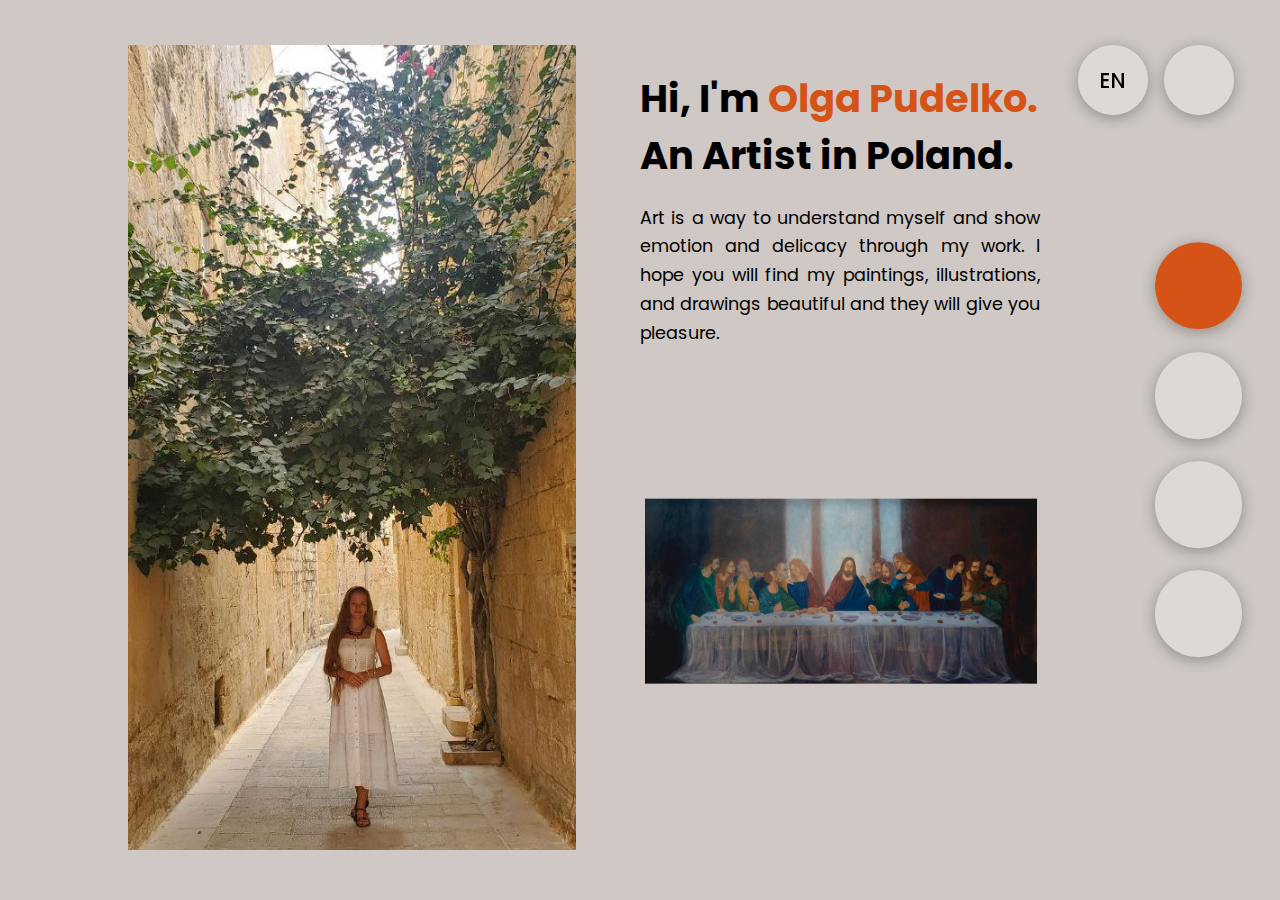
<file: index.html>
<!DOCTYPE html>
<html lang="en">
<head>
    <meta charset="UTF-8">
    <meta http-equiv="X-UA-Compatible" content="IE=edge">
    <meta name="viewport" content="width=device-width, initial-scale=1.0">
    <title>Olga Pudelko</title>
    <link rel="icon" type="image/x-icon" href="img/favicon.ico" />
    <link rel="stylesheet" href="styles/styles.css"/>
    <link rel="preconnect" href="https://fonts.googleapis.com">
    <link rel="preconnect" href="https://fonts.gstatic.com" crossorigin>
    <link rel="stylesheet" href="https://cdnjs.cloudflare.com/ajax/libs/font-awesome/6.2.0/css/all.min.css" integrity="sha512-xh6O/CkQoPOWDdYTDqeRdPCVd1SpvCA9XXcUnZS2FmJNp1coAFzvtCN9BmamE+4aHK8yyUHUSCcJHgXloTyT2A==" crossorigin="anonymous" referrerpolicy="no-referrer" />
    <link href="https://fonts.googleapis.com/css2?family=Poppins:ital,wght@0,400;0,500;0,600;0,800;1,700&display=swap" rel="stylesheet">
    <!-- <script src="https://ajax.googleapis.com/ajax/libs/jquery/3.6.4/jquery.min.js"></script>
    <script src="https://maxcdn.bootstrapcdn.com/bootstrap/3.4.1/js/bootstrap.min.js"></script> -->
    <script>
        let hasSetLang = sessionStorage.getItem("hasSetLang");
        if(hasSetLang == null) {
            let userlang = navigator.language;
            if (userlang.includes("pl")){
                sessionStorage.setItem("hasSetLang", "true");
                window.location = 'pl-index.html';
            } 
            else {
                sessionStorage.setItem("hasSetLang", "true");
            }
        }
    </script>
</head>
<body class="main-content">
    <header class="section sec1" id="home">
        <div class="header-content">
            <div class="left-header">
                <div class="h-shape"></div>
                <div class="image">
                    <img src="img/hero.jpg" alt="">
                </div>
            </div>
            <div class="right-header">
                    <h1 class="name">
                        Hi, I'm <span>Olga Pudelko.</span>
                        An Artist in Poland.
                    </h1>
                    <p>
                        Art is a way to understand myself and show emotion and delicacy through my work.
                        I hope you will find my paintings, illustrations, and drawings beautiful and they will give you pleasure.
                    </p>
                    <div class="slider_container">
                        <div class="slider">
                            <div class="slide" id="slide_img_049">
                                <img src="img/img_049.jpg" alt="" />
                            </div>
                            <div class="slide" id="slide_img_051">
                                <img src="img/img_051.jpg" alt="" />
                            </div>
                            <div class="slide" id="slide_img_050">
                                <img src="img/img_050.jpg" alt="" />
                            </div>
                            <div class="slide" id="slide_img_043">
                                <img src="img/img_043.jpg" alt="" />
                            </div>
                            <div class="slide" id="slide_img_035">
                                <img src="img/img_035.jpg" alt="" />
                            </div>
                            <div class="slide" id="slide_img_033">
                                <img src="img/img_033.jpg" alt="" />
                            </div>
                            <div class="slide" id="slide_img_044">
                                <img src="img/img_044.jpg" alt="" />
                            </div>
                            <div class="slide" id="slide_img_025">
                                <img src="img/img_025.jpg" alt="" />
                            </div>
                            <div class="slide" id="slide_img_024">
                                <img src="img/img_024.jpg" alt="" />
                            </div>
                            <div class="slide" id="slide_img_048">
                                <img src="img/img_048.jpg" alt="" />
                            </div>
                                <div class="slide" id="slide_img_027">
                                <img src="img/img_027.jpg" alt="" />
                            </div>
                            <div class="slide" id="slide_img_036">
                                <img src="img/img_036.jpg" alt="" />
                            </div>
                            <div class="slide" id="slide_img_015">
                                <img src="img/img_015.jpg" alt="" />
                            </div>
                            <div class="slide" id="slide_img_040">
                                <img src="img/img_040.jpg" alt="" />
                            </div>
                            <!-- <div class="slide" id="slide_img_018">
                                <img src="img/img_018.jpg" alt="" />
                            </div> -->
                            <div class="slide" id="slide_img_045">
                                <img src="img/img_045.jpg" alt="" />
                            </div>
                        </div>
                    </div>
            </div>
        </div>
    </header>
    <main>
        <section class="section sec2" id="about">
            <div class="main-title">
                <h2>About <span>Me</span><span class="bg-text">About Me</span></h2>
            </div>
            <div class="about-container">
                <div class="left-about">
                    <h4>Information about me</h4>
                    <p>
                        I am a Belarusian National, formerly a Customs Officer, and now live in Rzeszów, Poland with my Polish husband. As of October 2023, I am studying Painting 
                        at the Institute of Fine Arts of the University of Rzeszów. 
                        <br/> <br/>
                        The first time I was inspired by art was at my university in Minsk. 
                        There, I saw many different styles from many different Belarusian Artists. I wanted to look at those paintings more and more and find my artwork among them.
                        Since my childhood I had painted regularly, but until this time it was only a hobby. I began searching for something artistic, something special for myself. It was very difficult. <br/> <br/>
                        Later, being in Poland, I found that special kind of art. I've understood that I appreciate the Old Masters' techniques and am striving to learn those techniques.
                        I've made studies of famous paintings which you can see in my Gallery, as well as other paintings of my own personal production. 
                        I have a long road ahead of myself, but I hope to one day achieve my goals of becoming an acclaimed artist.
                        <br/> <br/>
                        I most enjoy painting with Egg Tempera, which I first used to paint Orthodox Icons, but the technique I most often paint with usually uses layers of Acrylic, Tempera and Oil colors.
                        I also dabble with Watercolors, Inks and Texture Paste (Sculpture Painting), but for now my focus is learning the Old Masters' techniques. 
                    </p>
                </div>
                <div class="right-about">
                    <div class="about-item" id="about-landscapes">
                        <p class="centered">Landscapes</p>
                        <div class="abt-quads">
                            <div class="abt-quad">
                                <img src="img/about_img_018.jpg" alt="">
                            </div>
                            <div class="abt-quad">
                                <img src="img/about_img_041.jpg" alt="">
                            </div>
                        </div>
                    </div>
                    <div class="about-item" id="about-still-life">
                        <p class="centered">Still Life</p>
                        <div class="abt-quads">
                            <div class="abt-quad">
                                <img src="img/about_img_035.jpg" alt="">
                            </div>
                            <div class="abt-quad">
                                <img src="img/about_img_036.jpg" alt="">
                            </div>
                        </div>
                    </div>
                    <div class="about-item" id="about-portraits">
                        <p class="centered">Portraits</p>
                        <div class="abt-quads">
                            <div class="abt-quad">
                                <img src="img/about_img_020.jpg" alt="">
                            </div>
                            <div class="abt-quad">
                                <img src="img/about_img_033.jpg" alt="">
                            </div>
                        </div>
                    </div>
                    <div class="about-item" id="about-religious">
                        <p class="centered">Religious</p>
                        <div class="abt-quads">
                            <div class="abt-quad">
                                <img src="img/about_img_022.jpg" alt="">
                            </div>
                            <div class="abt-quad">
                                <img src="img/about_img_025.jpg" alt="">
                            </div>
                        </div>
                    </div>
                    <div class="about-item" id="about-studies">
                        <p class="centered">Studies</p>
                        <div class="abt-quads">
                            <div class="abt-quad">
                                <img src="img/about_img_015.jpg" alt="">
                            </div>
                            <div class="abt-quad">
                                <img src="img/about_img_017.jpg" alt="">
                            </div>
                        </div>
                    </div>
                    <div class="about-item" id="about-illustrations">
                        <p class="centered">Illustrations</p>
                        <div class="abt-quads">
                            <div class="abt-quad">
                                <img src="img/img_028.jpg" alt="">
                            </div>
                            <div class="abt-quad">
                                <img src="img/img_027.jpg" alt="">
                            </div>
                        </div>
                    </div>
                </div>
            </div>
            <div class="about-stats">
                <h4 class="stat-title">Favorite Artists</h4>
                <div class="progress-bars">
                    <div class="progress-bar">
                        <p class="prog-title" style="font-size: 1.4rem;">Southern Europe</p>
                        <p class="prog-title">Leonardo da Vinci</p>
                        <p class="prog-title">Sandro Botticelli</p>
                        <p class="prog-title">Caravaggio</p>
                        <p class="prog-title">Albrecht Durer</p>
                    </div>
                    <div class="progress-bar">
                        <p class="prog-title" style="font-size: 1.4rem;">Central & Eastern Europe</p>
                        <p class="prog-title">Jan Matejko</p>
                        <p class="prog-title">Ivan Aivazovsky</p>
                        <p class="prog-title">Ivan Shishkin</p>
                        <p class="prog-title">Tadeusz Makowski</p>
                    </div>
                    <div class="progress-bar">
                        <p class="prog-title" style="font-size: 1.4rem;">Northern Europe</p>
                        <p class="prog-title">Roelant Savery</p>
                        <p class="prog-title">Hendrik Schoock</p>
                        <p class="prog-title">Pieter Stevens den Yngre</p>
                        <p class="prog-title">Bernardo Eberhart Keilhau</p>
                        <p class="prog-title">Cornelius Norbertus Gijsbrechts</p>
                    </div>
                    <div class="progress-bar">
                        <p class="prog-title" style="font-size: 1.4rem;">Modern</p>
                        <p class="prog-title">Salvador Dali</p>
                        <p class="prog-title">Ivan Semiletov</p>
                        <p class="prog-title">Alexander Shibniov</p>
                    </div>
                </div>
            </div>
        </section>
        <section class="section sec3" id="portfolio">
            <div class="main-title">
                <h2><span>Gallery</span><span class="bg-text">Gallery</span></h2>
            </div>
            <p class="port-text">
                Here is my personal gallery. These paintings, illustrations, and drawings include studies of master painters, as well as paintings from my own experience and imagination. 
                <br><br>
                Please make an inquiry if you are interested in purchasing one of these paintings. The icons are not for sale.
            </p>
            <div class="dropdowns">
                <div class="dropdown" id="dropdown-type">
                    <div class="select">
                        <span class="selected select-type">All Types</span>
                        <div class="caret"></div>
                    </div>
                    <ul class="menu">
                        <li class="active-drop" id="all-types">All Types</li>
                        <li id="paintings">Paintings</li>
                        <li id="illustrations">Illustrations</li>
                        <li id="drawings">Drawings</li>
                    </ul>
                </div>
                <div class="dropdown" id="dropdown-theme">
                    <div class="select">
                        <span class="selected select-theme">All Themes</span>
                        <div class="caret"></div>
                    </div>
                    <ul class="menu">
                        <li class="active-drop" id="all-themes">All Themes</li>
                        <li id="landscapes">Landscapes</li>
                        <li id="still-life">Still Life</li>
                        <li id="portraits">Portraits</li>
                        <li id="religious">Religious</li>
                        <li id="abstract">Abstract</li>
                        <li id="animal">Animal</li>
                        <li id="botany">Botany</li>
                        <li id="figure">Figure</li>
                        <li id="studies">Studies</li>
                    </ul>
                </div>
                <div class="dropdown" id="dropdown-material">
                    <div class="select">
                        <span class="selected select-material">All Materials</span>
                        <div class="caret"></div>
                    </div>
                    <ul class="menu">
                        <li class="active-drop" id="all-materials">All Materials</li>
                        <li id="mixed">Mixed</li>
                        <li id="tempera">Tempera</li>
                        <li id="oil">Oil</li>
                        <li id="acrylic">Acrylic</li>
                        <li id="watercolor">Watercolor</li>
                        <li id="ink">Ink</li>
                        <li id="pencil-charcoal">Pencil/Charcoal</li>
                    </ul>
                </div>
                <div class="dropdown" id="dropdown-year">
                    <div class="select">
                        <span class="selected select-year">All Years</span>
                        <div class="caret"></div>
                    </div>
                    <ul class="menu">
                        <li class="active-drop" id="all-years">All Years</li>
                        <li id="2024">2024</li>
                        <li id="2023">2023</li>
                        <li id="2022">2022</li>
                    </ul>
                </div>
            </div>
        <div class="portfolio">
            <div class="portfolio-item paintings landscapes animal 2024 oil" id="img_051">
                <div class="image">
                    <img src="img/img_051.jpg" alt="">
                </div>
                <div class="hover-items">
                    <h3>Cows on Pasture</h3>
                    <h4>Oil Paint on Canvas</h4>
                    <h4>70 x 100 cm</h4>
                    <h4>2024</h4>
                </div>
            </div>
            <div class="portfolio-item paintings landscapes 2024 mixed" id="img_050">
                <div class="image">
                    <img src="img/img_050.jpg" alt="">
                </div>
                <div class="hover-items">
                    <h3>Blue Grotto (Malta)</h3>
                    <h4>Mixed Material (Acrylic, Tempera, Oil) on Canvas</h4>
                    <h4>70 x 100 cm</h4>
                    <h4>2024</h4>
                </div>
            </div>
            <div class="portfolio-item paintings religious 2024 oil" id="img_049">
                <div class="image">
                    <img src="img/img_049.jpg" alt="">
                </div>
                <div class="hover-items">
                    <h3>The Last Supper</h3>
                    <h4>Oil Paint on Plywood</h4>
                    <h4>122 x 51,5 cm</h4>
                    <h4>2024</h4>
                </div>
            </div>
            <div class="portfolio-item paintings landscapes 2024 oil" id="img_048">
                <div class="image">
                    <img src="img/img_048.jpg" alt="">
                </div>
                <div class="hover-items">
                    <h3>Boats in Marsaxlokk</h3>
                    <h4>Oil Paint on Canvas</h4>
                    <h4>43.5 x 43.5 cm</h4>
                    <h4>2024</h4>
                </div>
            </div>
            <div class="portfolio-item paintings still-life 2024 acrylic" id="img_047">
                <div class="image">
                    <img src="img/img_047.jpg" alt="">
                </div>
                <div class="hover-items">
                    <h3>Still Life in Muted Colors</h3>
                    <h4>Acrylic Paint on Canvas</h4>
                    <h4>70 x 50 cm</h4>
                    <h4>2024</h4>
                </div>
            </div>
            <div class="portfolio-item paintings still-life 2024 oil" id="img_046">
                <div class="image">
                    <img src="img/img_046.jpg" alt="">
                </div>
                <div class="hover-items">
                    <h3>Still Life with Chromatic Accents</h3>
                    <h4>Oil Paint on Canvas</h4>
                    <h4>80 x 80 cm</h4>
                    <h4>2024</h4>
                </div>
            </div>
            <div class="portfolio-item paintings landscapes 2023 mixed" id="img_045">
                <div class="image">
                    <img src="img/img_045.jpg" alt="">
                </div>
                <div class="hover-items">
                    <h3>Sunset in Bibinje</h3>
                    <h4>Mixed Material (Acrylic, Tempera, Oil) on Canvas</h4>
                    <h4>60 x 80 cm</h4>
                    <h4>2023</h4>
                </div>
            </div>
            <div class="portfolio-item paintings landscapes 2023 oil" id="img_044">
                <div class="image">
                    <img src="img/img_044.jpg" alt="">
                </div>
                <div class="hover-items">
                    <h3>Tide Pool by the Atlantic</h3>
                    <h4>Oil Paint on Canvas</h4>
                    <h4>60 x 80 cm</h4>
                    <h4>2023</h4>
                </div>
            </div>
            <div class="portfolio-item paintings landscapes 2023 oil" id="img_043">
                <div class="image">
                    <img src="img/img_043.jpg" alt="">
                </div>
                <div class="hover-items">
                    <h3>Summer on the Wisłok River</h3>
                    <h4>Oil Paint on Canvas</h4>
                    <h4>70 x 100 cm</h4>
                    <h4>2023</h4>
                </div>
            </div>
                <div class="portfolio-item paintings religious 2023 tempera" id="img_042">
                    <div class="image">
                        <img src="img/img_042.jpg" alt="">
                    </div>
                    <div class="hover-items">
                        <h3>Icon of St. Myron of Cyzicus</h3>
                        <h4>Egg Tempera & Gold on Wood Panel</h4>
                        <h4>16 x 12 cm</h4>
                        <h4>2023</h4>
                    </div>
                </div>
                <div class="portfolio-item paintings landscapes 2023 oil" id="img_041">
                    <div class="image">
                        <img src="img/img_041.jpg" alt="">
                    </div>
                    <div class="hover-items">
                        <h3>Autumn on the Wisłok River</h3>
                        <h4>Oil Paint on Canvas</h4>
                        <h4>50 x 35 cm</h4>
                        <h4>2023</h4>
                    </div>
                </div>
                <div class="portfolio-item paintings still-life botany 2023 oil" id="img_040">
                    <div class="image">
                        <img src="img/img_040.jpg" alt="">
                    </div>
                    <div class="hover-items">
                        <h3>Yellow Rose in a Vase</h3>
                        <h4>Oil Paint on Canvas</h4>
                        <h4>16 x 12 cm</h4>
                        <h4>2023</h4>
                    </div>
                </div>
                <div class="portfolio-item paintings still-life botany 2023 acrylic" id="img_039">
                    <div class="image">
                        <img src="img/img_039.jpg" alt="">
                    </div>
                    <div class="hover-items">
                        <h3>Bouquet of Flowers with a Basket</h3>
                        <h4>Acrylic Paint on Canvas</h4>
                        <h4>50 x 40 cm</h4>
                        <h4>2023</h4>
                    </div>
                </div>
                <div class="portfolio-item paintings landscape 2023 acrylic" id="img_038">
                    <div class="image">
                        <img src="img/img_038.jpg" alt="">
                    </div>
                    <div class="hover-items">
                        <h3>Haystacks</h3>
                        <h4>Acrylic Paint on Canvas on Cardboard</h4>
                        <h4>40 x 50 cm</h4>
                        <h4>2023</h4>
                    </div>
                </div>
                <div class="portfolio-item paintings botany 2023 acrylic" id="img_037">
                    <div class="image">
                        <img src="img/img_037.jpg" alt="">
                    </div>
                    <div class="hover-items">
                        <h3>Rosebush</h3>
                        <h4>Acrylic Paint on Canvas</h4>
                        <h4>25 x 25 cm</h4>
                        <h4>2023</h4>
                    </div>
                </div>
                <div class="portfolio-item paintings still-life botany 2023 oil" id="img_036">
                    <div class="image">
                        <img src="img/img_036.jpg" alt="">
                    </div>
                    <div class="hover-items">
                        <h3>Sunflower</h3>
                        <h4>Oil Paint on Canvas</h4>
                        <h4>25 x 25 cm</h4>
                        <h4>2023</h4>
                    </div>
                </div>
                <div class="portfolio-item paintings still-life botany 2023 oil" id="img_035">
                    <div class="image">
                        <img src="img/img_035.jpg" alt="">
                    </div>
                    <div class="hover-items">
                        <h3>Peony</h3>
                        <h4>Oil Paint on Canvas</h4>
                        <h4>30 x 24 cm</h4>
                        <h4>2023</h4>
                    </div>
                </div>
                <div class="portfolio-item paintings still-life botany studies 2023 oil" id="img_034">
                    <div class="image">
                        <img src="img/img_034.jpg" alt="">
                    </div>
                    <div class="hover-items">
                        <h3>A Still Life of Flowers in a Roemer with a Field Mouse (Study - Clara Peeters)</h3>
                        <h4>Oil Paint on Canvas</h4>
                        <h4>40 x 30 cm</h4>
                        <h4>2023</h4>
                    </div>
                </div>
                <div class="portfolio-item paintings portraits 2023 tempera" id="img_033">
                    <div class="image">
                        <img src="img/img_033.jpg" alt="">
                    </div>
                    <div class="hover-items">
                        <h3>Self-Portrait in Winter</h3>
                        <h4>Egg Tempera on Canvas</h4>
                        <h4>50 x 40 cm</h4>
                        <h4>2023</h4>
                    </div>
                </div>
                <div class="portfolio-item paintings landscapes 2023 watercolor" id="img_032">
                    <div class="image">
                        <img src="img/img_032.jpg" alt="">
                    </div>
                    <div class="hover-items">
                        <h3>Veliki Slap (Plitvice National Park)</h3>
                        <h4>Watercolor on Paper</h4>
                        <h4>24 x 31,4 cm</h4>
                        <h4>2023</h4>
                    </div>
                </div>
                <div class="portfolio-item illustrations abstract 2023 mixed ink" id="img_028">
                    <div class="image">
                        <img src="img/img_028.jpg" alt="">
                    </div>
                    <div class="hover-items">
                        <h3>Thumbelina III</h3>
                        <h4>Mixed Material (Black Ink, Watercolor Pencils) on Paper</h4>
                        <h4>31 x 24 cm</h4>
                        <h4>2023</h4>
                    </div>
                </div>
                <div class="portfolio-item illustrations abstract 2023 mixed ink" id="img_027">
                    <div class="image">
                        <img src="img/img_027.jpg" alt="">
                    </div>
                    <div class="hover-items">
                        <h3>Thumbelina II</h3>
                        <h4>Mixed Material (Black Ink, Watercolor, Pen) on Paper</h4>
                        <h4>31 x 24 cm</h4>
                        <h4>2023</h4>
                    </div>
                </div>
                <div class="portfolio-item illustrations abstract 2023 mixed ink" id="img_026">
                    <div class="image">
                        <img src="img/img_026.jpg" alt="">
                    </div>
                    <div class="hover-items">
                        <h3>Thumbelina I</h3>
                        <h4>Mixed Material (Black Ink, Watercolor, Pen) on Paper</h4>
                        <h4>31 x 24 cm</h4>
                        <h4>2023</h4>
                    </div>
                </div>
                <div class="portfolio-item paintings religious 2023 tempera" id="img_025">
                    <div class="image">
                        <img src="img/img_025.jpg" alt="">
                    </div>
                    <div class="hover-items">
                        <h3>Icon of St. Theodore Tiron</h3>
                        <h4>Egg Tempera & Gold on Wood Panel</h4>
                        <h4>25 x 18,5 cm</h4>
                        <h4>2023</h4>
                    </div>
                </div>
                <div class="portfolio-item paintings religious 2023 tempera" id="img_024">
                    <div class="image">
                        <img src="img/img_024.jpg" alt="">
                    </div>
                    <div class="hover-items">
                        <h3>Icon of the Archangel Gabriel</h3>
                        <h4>Egg Tempera & Gold on Wood Panel</h4>
                        <h4>35 x 35 cm</h4>
                        <h4>2023</h4>
                    </div>
                </div>
                <div class="portfolio-item paintings religious 2023 tempera" id="img_023">
                    <div class="image">
                        <img src="img/img_023.jpg" alt="">
                    </div>
                    <div class="hover-items">
                        <h3>Icon of Mary, Mother of God</h3>
                        <h4>Egg Tempera & Gold Mineral on Wood Panel</h4>
                        <h4>30 x 20 cm</h4>
                        <h4>2022</h4>
                    </div>
                </div>
                <div class="portfolio-item paintings religious 2022 tempera" id="img_022">
                    <div class="image">
                        <img src="img/img_022.jpg" alt="">
                    </div>
                    <div class="hover-items">
                        <h3>Icon of Jesus Christ</h3>
                        <h4>Egg Tempera on Wood Panel</h4>
                        <h4>30 x 20 cm</h4>
                        <h4>2022</h4>
                    </div>
                </div>
                <div class="portfolio-item paintings landscapes animal 2023 mixed" id="img_021">
                    <div class="image">
                        <img src="img/img_021.jpg" alt="">
                    </div>
                    <div class="hover-items">
                        <h3>On The Hunt</h3>
                        <h4>Mixed Material (Acrylic, Tempera, Oil) on Canvas</h4>
                        <h4>70 x 50 cm</h4>
                        <h4>2023</h4>
                    </div>
                </div>
                <div class="portfolio-item paintings portraits 2023 tempera" id="img_020">
                    <div class="image">
                        <img src="img/img_020.jpg" alt="">
                    </div>
                    <div class="hover-items">
                        <h3>Self-Portrait With Flowers</h3>
                        <h4>Tempera on Canvas on Cardboard</h4>
                        <h4>60 x 50 cm</h4>
                        <h4>2023</h4>
                    </div>
                </div>
                <div class="portfolio-item paintings landscapes 2023 watercolor" id="img_019">
                    <div class="image">
                        <img src="img/img_019.jpg" alt="">
                    </div>
                    <div class="hover-items">
                        <h3>New Year's In Copenhagen</h3>
                        <h4>Watercolor on Paper</h4>
                        <h4>42 x 56 cm</h4>
                        <h4>2023</h4>
                    </div>
                </div>
                <div class="portfolio-item paintings landscapes 2023 mixed" id="img_018">
                    <div class="image">
                        <img src="img/img_018.jpg" alt="">
                    </div>
                    <div class="hover-items">
                        <h3>Żwirownia</h3>
                        <h4>Mixed Material (Acrylic, Tempera, Oil) on Canvas</h4>
                        <h4>60 x 50 cm</h4>
                        <h4>2023</h4>
                    </div>
                </div>
                <div class="portfolio-item paintings still-life studies 2022 mixed" id="img_017">
                    <div class="image">
                        <img src="img/img_017.jpg" alt="">
                    </div>
                    <div class="hover-items">
                        <h3>Still Life with Peaches, Grapes and White Currants (Studium - Edward Ladell)</h3>
                        <h4>Mixed Material (Acrylic, Tempera, Oil) on Wood Panel</h4>
                        <h4>30 x 20 cm</h4>
                        <h4>2022</h4>
                    </div>
                </div>
                <div class="portfolio-item paintings landscapes studies 2022 mixed" id="img_015">
                    <div class="image">
                        <img src="img/img_015.jpg" alt="">
                    </div>
                    <div class="hover-items">
                        <h3>The Sea (Study - Ivan Aivazovsky)</h3>
                        <h4>Mixed Material (Acrylic, Tempera, Oil) on Wood Panel</h4>
                        <h4>40 x 50 cm</h4>
                        <h4>2022</h4>
                    </div>
                </div>
                <div class="portfolio-item paintings landscapes studies 2022 mixed" id="img_014">
                    <div class="image">
                        <img src="img/img_014.jpg" alt="">
                    </div>
                    <div class="hover-items">
                        <h3>Waves (Study)</h3>
                        <h4>Mixed Material (Acrylic, Tempera, Oil) on Canvas on Cardboard</h4>
                        <h4>25 x 35 cm</h4>
                        <h4>2022</h4>
                    </div>
                </div>
                <div class="portfolio-item drawings portraits studies 2022 pencil-charcoal" id="img_013">
                    <div class="image">
                        <img src="img/img_013.jpg" alt="">
                    </div>
                    <div class="hover-items">
                        <h3>La Scapigliata (Study - Leonardo da Vinci)</h3>
                        <h4>Pencil, Charcoal on Paper</h4>
                        <h4>40 x 30 cm</h4>
                        <h4>2022</h4>
                    </div>
                </div>
                <div class="portfolio-item drawings figure studies 2022 pencil-charcoal" id="img_012">
                    <div class="image">
                        <img src="img/img_012.jpg" alt="">
                    </div>
                    <div class="hover-items">
                        <h3>Sitting Figure (Study)</h3>
                        <h4>Pencil, Charcoal on Paper</h4>
                        <h4>30 x 40 cm</h4>
                        <h4>2022</h4>
                    </div>
                </div>
                <div class="portfolio-item paintings abstract 2022 ink" id="img_011">
                    <div class="image">
                        <img src="img/img_011.jpg" alt="">
                    </div>
                    <div class="hover-items">
                        <h3>Knight</h3>
                        <h4>Alcohol Ink on Glass</h4>
                        <h4>70 x 30 cm</h4>
                        <h4>2022</h4>
                    </div>
                </div>
                <div class="portfolio-item paintings abstract animal 2022 watercolor" id="img_009">
                    <div class="image">
                        <img src="img/img_009.jpg" alt="">
                    </div>
                    <div class="hover-items">
                        <h3>Bird With Mountains</h3>
                        <h4>Watercolor on Paper</h4>
                        <h4>30 x 20 cm</h4>
                        <h4>2022</h4>
                    </div>
                </div>
                <div class="portfolio-item paintings abstract 2022 acrylic" id="img_008">
                    <div class="image">
                        <img src="img/img_008.jpg" alt="">
                    </div>
                    <div class="hover-items">
                        <h3>Tree in the Night</h3>
                        <h4>Acrylic Paint on Paper</h4>
                        <h4>30 x 40 cm</h4>
                        <h4>2022</h4>
                    </div>
                </div>
                <div class="portfolio-item paintings abstract animal 2022 mixed" id="img_007">
                    <div class="image">
                        <img src="img/img_007.jpg" alt="">
                    </div>
                    <div class="hover-items">
                        <h3>Hummingbird's Window</h3>
                        <h4>Mixed Material (Watercolor, Acrylic) on Paper</h4>
                        <h4>30 x 40 cm</h4>
                        <h4>2022</h4>
                    </div>
                </div>
                <div class="portfolio-item paintings abstract 2022 acrylic" id="img_006">
                    <div class="image">
                        <img src="img/img_006.jpg" alt="">
                    </div>
                    <div class="hover-items">
                        <h3>Opolovnik (Long-tailed Tit)</h3>
                        <h4>Acrylic on Paper</h4>
                        <h4>30 x 40 cm</h4>
                        <h4>2022</h4>
                    </div>
                </div>
                <div class="portfolio-item paintings animal 2022 mixed" id="img_005">
                    <div class="image">
                        <img src="img/img_005.jpg" alt="">
                    </div>
                    <div class="hover-items">
                        <h3>Bird Amongst Pink Blossoms</h3>
                        <h4>Mixed Material (Watercolor, Acrylic) on Paper</h4>
                        <h4>30 x 40 cm</h4>
                        <h4>2022</h4>
                    </div>
                </div>
                <div class="portfolio-item paintings botany 2022 acrylic" id="img_004">
                    <div class="image">
                        <img src="img/img_004.jpg" alt="">
                    </div>
                    <div class="hover-items">
                        <h3>Pansies</h3>
                        <h4>Acrylic on Paper</h4>
                        <h4>30 x 40 cm</h4>
                        <h4>2022</h4>
                    </div>
                </div>
                <div class="portfolio-item paintings abstract 2022 mixed" id="img_002">
                    <div class="image">
                        <img src="img/img_002.jpg" alt="">
                    </div>
                    <div class="hover-items">
                        <h3>Waterfall</h3>
                        <h4>Mixed Material (Watercolor, Acrylic) on Paper</h4>
                        <h4>30 x 40 cm</h4>
                        <h4>2022</h4>
                    </div>
                </div>
            </div>
        </section>
        <!-- <section class="section sec4" id="blogs">
            <div class="blogs-content">
                <div class="main-title">
                    <h2>My <span>Blogs</span><span class="bg-text">My Blogs</span></h2>
                </div>
                <div class="blogs">
                    <div class="blog">
                        <img src="img/elephant_1.jpg" alt="">
                        <div class="blog-text">
                            <h4>
                                How to Create Your Own Website
                            </h4>
                            <p>
                                Lorem ipsum dolor sit amet, consectetur adipiscing elit. Integer nec odio.
                                Praesent libero. Sed cursus ante dapibus diam. Sed nisi. Nulla quis sem at nibh elementum imperdiet. Duis sagittis ipsum. Praesent mauris. 
                            </p>
                        </div>
                    </div>
                </div>
            </div>
        </section> -->
        <section class="section sec5" id="contact">
            <div class="contact-container">
                <div class="main-title">
                    <h2>Contact <span>Me</span><span class="bg-text">Contact Me</span></h2>
                </div>
                <div class="contact-content-con">
                    <div class="left-contact">
                        <h4>Contact me here</h4>
                        <p>
                            If you are interested in contacting me, please use the form on this page, or message me on Facebook or Instagram.
                        </p>
                        <div class="contact-info">
                            <div class="contact-item">
                                <div class="icon">
                                    <i class="fas fa-map-marker-alt"></i>
                                    <span>Location</span>
                                </div>
                                <p>
                                    <span> Rzeszów, Poland</span>
                                </p>
                            </div>
                            <div class="contact-item">
                                <div class="icon">
                                    <i class="fas fa-globe-europe"></i>
                                    <span>Languages</span>
                                </div>
                                <p>
                                    <span> English, Polish, Russian</span>
                                </p>
                            </div>
                        </div>
                        <div class="contact-icons">
                            <div class="contact-icon">
                                <a href="https://www.facebook.com/olga.kravchenko.35977" target="_blank" rel="noopener noreferrer">
                                    <i class="fab fa-facebook-f"></i>
                                </a>
                                <a href="https://www.instagram.com/olga.pudelko" target="_blank" rel="noopener noreferrer">
                                    <i class="fa-brands fa-instagram"></i>
                                </a>
                            </div>
                        </div>
                    </div>
                    <div class="right-contact">
                        <form action="https://formsubmit.co/d0b996574442d93bc487449952d7c499" class="contact-form" method="POST">
                            <div class="input-control i-c-2">
                                <input type="text" name="_subject" required placeholder="Your Name">
                                <input type="email" name="email" required placeholder="Your E-mail">
                            </div>
                            <div class="input-control">
                                <textarea name="name" id="" cols="15" rows="8" placeholder="Message Here..."></textarea>
                            </div>
                            <input type="hidden" name="_captcha" value="false">
                            <div class="submit-btn">
                                <button type="submit" class="main-btn">
                                    <span class="btn-text">Send</span>
                                    <span class="btn-icon"><i class="fa-solid fa-paper-plane"></i></span>
                                </button>
                            </div>
                        </form>
                    </div>
                </div>
            </div>
        </section>
    </main>

    <div class="controls">
        <div class="control control-1" data-id="home" id="home-btn">
            <i class="fas fa-home"></i>
        </div>
        <div class="control control-2" data-id="about" id="about-btn">
            <i class="fas fa-user"></i>
        </div>
        <div class="control control-3" data-id="portfolio" id="portfolio-btn">
            <i class="fa-solid fa-palette"></i>
        </div>
        <!-- <div class="control control-4" data-id="blogs">
            <i class="far fa-newspaper"></i>
        </div> -->
        <div class="control control-5" data-id="contact" id="contact-btn">
            <i class="fas fa-envelope-open"></i>
        </div>
    </div>

    <div class="upper-btns show">
        <div class="upper-btn theme-btn">
            <i class="fas fa-adjust"></i>
        </div>
        <div class="upper-btn lang-btn">
            <p class="language">EN</p>
        </div>
    </div>


    <div id="imgModal" class="modal">
        <span class="close" onclick="document.getElementById('imgModal').style.display='none'">&times;</span>
        <div class="modal-content">
            <a class="prev" id="prev" onclick="prevImg()">&#10094;</a>
            <a class="next" id="next" onclick="nextImg()">&#10095;</a>
            <div class="left-modal">
                <img class="modal-img" id="img01" alt="modal-img">
            </div>
            <div class="right-modal">
                <div id="caption"></div>
            </div>
        </div>
    </div>

    <script src="app.js"></script>
</body>
</html>
</file>
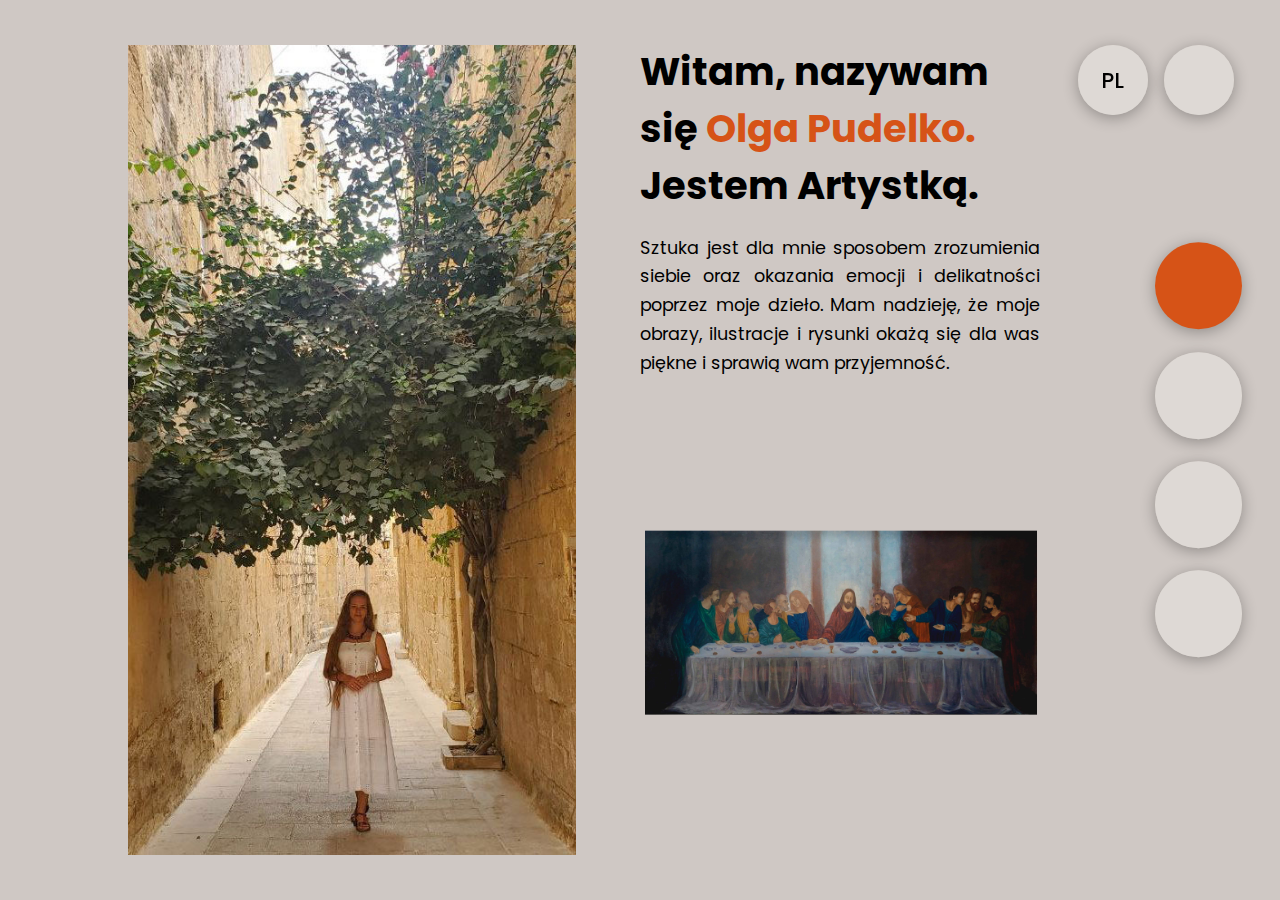
<file: pl-index.html>
<!DOCTYPE html>
<html lang="pl-PL">
<head>
    <meta charset="UTF-8">
    <meta http-equiv="X-UA-Compatible" content="IE=edge">
    <meta name="viewport" content="width=device-width, initial-scale=1.0">
    <title>Olga Pudelko</title>
    <link rel="icon" type="image/x-icon" href="img/favicon.ico" />
    <link rel="stylesheet" href="styles/styles.css"/>
    <link rel="preconnect" href="https://fonts.googleapis.com">
    <link rel="preconnect" href="https://fonts.gstatic.com" crossorigin>
    <link rel="stylesheet" href="https://cdnjs.cloudflare.com/ajax/libs/font-awesome/6.2.0/css/all.min.css" integrity="sha512-xh6O/CkQoPOWDdYTDqeRdPCVd1SpvCA9XXcUnZS2FmJNp1coAFzvtCN9BmamE+4aHK8yyUHUSCcJHgXloTyT2A==" crossorigin="anonymous" referrerpolicy="no-referrer" />
    <link href="https://fonts.googleapis.com/css2?family=Poppins:ital,wght@0,400;0,500;0,600;0,800;1,700&display=swap" rel="stylesheet">
</head>
<body class="main-content">
    <header class="section sec1" id="home">
        <div class="header-content">
            <div class="left-header">
                <div class="h-shape"></div>
                <div class="image">
                    <img src="img/hero.jpg" alt="">
                </div>
            </div>
            <div class="right-header">
                <h1 class="name">
                    Witam, nazywam się <span>Olga Pudelko.</span>
                    Jestem Artystką.
                </h1>
                <p>
                    Sztuka jest dla mnie sposobem zrozumienia siebie oraz okazania emocji i delikatności poprzez moje dzieło.
                    Mam nadzieję, że moje obrazy, ilustracje i rysunki okażą się dla was piękne i sprawią wam przyjemność.
                </p>
                <div class="slider_container">
                    <div class="slider">
                        <div class="slide" id="slide_img_049">
                            <img src="img/img_049.jpg" alt="" />
                        </div>
                        <div class="slide" id="slide_img_051">
                            <img src="img/img_051.jpg" alt="" />
                        </div>
                        <div class="slide" id="slide_img_050">
                            <img src="img/img_050.jpg" alt="" />
                        </div>
                        <div class="slide" id="slide_img_043">
                            <img src="img/img_043.jpg" alt="" />
                        </div>
                        <div class="slide" id="slide_img_035">
                            <img src="img/img_035.jpg" alt="" />
                        </div>
                        <div class="slide" id="slide_img_033">
                            <img src="img/img_033.jpg" alt="" />
                        </div>
                        <div class="slide" id="slide_img_044">
                            <img src="img/img_044.jpg" alt="" />
                        </div>
                        <div class="slide" id="slide_img_025">
                            <img src="img/img_025.jpg" alt="" />
                        </div>
                        <div class="slide" id="slide_img_024">
                            <img src="img/img_024.jpg" alt="" />
                        </div>
                        <div class="slide" id="slide_img_048">
                            <img src="img/img_048.jpg" alt="" />
                        </div>
                            <div class="slide" id="slide_img_027">
                            <img src="img/img_027.jpg" alt="" />
                        </div>
                        <div class="slide" id="slide_img_036">
                            <img src="img/img_036.jpg" alt="" />
                        </div>
                        <div class="slide" id="slide_img_015">
                            <img src="img/img_015.jpg" alt="" />
                        </div>
                        <div class="slide" id="slide_img_040">
                            <img src="img/img_040.jpg" alt="" />
                        </div>
                        <!-- <div class="slide" id="slide_img_018">
                            <img src="img/img_018.jpg" alt="" />
                        </div> -->
                        <div class="slide" id="slide_img_045">
                            <img src="img/img_045.jpg" alt="" />
                        </div>
                    </div>
                </div>
            </div>
        </div>

    </header>
    <main>
        <section class="section sec2" id="about">
            <div class="main-title">
                <h2>O <span>Mnie</span><span class="bg-text">O Mnie</span></h2>
            </div>
            <div class="about-container">
                <div class="left-about">
                    <h4>Informacje o mnie</h4>
                    <p>
                        Jestem Białorusinką, wcześniej celniczką, a teraz mieszkam w Rzeszowie z moim Polskim mężem. Od Października 2023 roku studiuję Malarstwo na 
                        Instytucie Sztuk Pięnkych Uniwersytetu Rzeszowskiego. 
                        <br/> <br/>
                        Pierwszy raz zainspirowała mnie sztuka na uniwersytecie w Mińsku.
                        Tam zobaczyłam wiele różnych stylów od wielu różnych Białoruskich artystów. Chciałam coraz częściej patrzeć na ich obrazy i widzieć wśród nich własne dzieło.
                        Od dzieciństwa regularnie malowałam, ale do tamtej pory było to tylko hobby. Zaczęłam szukać czegoś twórczego, czegoś wyjątkowego dla siebie. To było bardzo trudne.
                        <br/> <br/>
                        Później, mieszkając już w Polsce, trafiłam na ten szczególny rodzaj sztuki. Zrozumiałam, że doceniam techniki Dawnych Mistrzów i staram się je poznać.
                        Wykonałam studia słynnych obrazów, które można zobaczyć w mojej Galerii, wraz z innymi obrazami własnego dzieła.
                        Przede mną długa droga, ale mam nadzieję, że pewnego dnia osiągnę swoje cele i zostanę uznaną artystką.
                        <br/> <br/>
                        Najbardziej lubię malować temperą jajeczną, którą pierwszy raz użyłam do malowania ikon prawosławnych, lecz technika, którą najczęściej maluję, zwykle wykorzystuje 
                        warstwy farb akrylowych, temperowych i olejnych.
                        Zajmuję się także akwarelami, tuszami i pastą teksturową (Malarstwo Rzeźbiarskie), ale obecnie skupiam się na nauce technik Dawnych Misztrów.
                    </p>
                </div>
                <div class="right-about">
                    <div class="about-item" id="about-landscapes">
                        <p class="centered">Pejzaż</p>
                        <div class="abt-quads">
                            <div class="abt-quad">
                                <img src="img/about_img_018.jpg" alt="">
                            </div>
                            <div class="abt-quad">
                                <img src="img/about_img_041.jpg" alt="">
                            </div>
                        </div>
                    </div>
                    <div class="about-item" id="about-still-life">
                        <p class="centered">Martwa Natura</p>
                        <div class="abt-quads">
                            <div class="abt-quad">
                                <img src="img/about_img_035.jpg" alt="">
                            </div>
                            <div class="abt-quad">
                                <img src="img/about_img_036.jpg" alt="">
                            </div>
                        </div>
                    </div>
                    <div class="about-item" id="about-portraits">
                        <p class="centered">Portret</p>
                        <div class="abt-quads">
                            <div class="abt-quad">
                                <img src="img/about_img_020.jpg" alt="">
                            </div>
                            <div class="abt-quad">
                                <img src="img/about_img_033.jpg" alt="">
                            </div>
                        </div>
                    </div>
                    <div class="about-item" id="about-religious">
                        <p class="centered">Sztuka Religijna</p>
                        <div class="abt-quads">
                            <div class="abt-quad">
                                <img src="img/about_img_022.jpg" alt="">
                            </div>
                            <div class="abt-quad">
                                <img src="img/about_img_025.jpg" alt="">
                            </div>
                        </div>
                    </div>
                    <div class="about-item" id="about-studies">
                        <p class="centered">Studia</p>
                        <div class="abt-quads">
                            <div class="abt-quad">
                                <img src="img/about_img_015.jpg" alt="">
                            </div>
                            <div class="abt-quad">
                                <img src="img/about_img_017.jpg" alt="">
                            </div>
                        </div>
                    </div>
                    <div class="about-item" id="about-illustrations">
                        <p class="centered">Illustracja</p>
                        <div class="abt-quads">
                            <div class="abt-quad">
                                <img src="img/img_028.jpg" alt="">
                            </div>
                            <div class="abt-quad">
                                <img src="img/img_027.jpg" alt="">
                            </div>
                        </div>
                    </div>
                </div>
            </div>
            <div class="about-stats">
                <h4 class="stat-title">Ulubieni Artyści</h4>
                <div class="progress-bars">
                    <div class="progress-bar">
                        <p class="prog-title" style="font-size: 1.4rem;">z Europy Południowej</p>
                        <p class="prog-title">Leonardo da Vinci</p>
                        <p class="prog-title">Sandro Botticelli</p>
                        <p class="prog-title">Caravaggio</p>
                        <p class="prog-title">Albrecht Durer</p>
                    </div>
                    <div class="progress-bar">
                        <p class="prog-title" style="font-size: 1.4rem;">z Europy Centralnej i Wschodniej</p>
                        <p class="prog-title">Jan Matejko</p>
                        <p class="prog-title">Ivan Aivazovsky</p>
                        <p class="prog-title">Ivan Shishkin</p>
                        <p class="prog-title">Tadeusz Makowski</p>
                    </div>
                    <div class="progress-bar">
                        <p class="prog-title" style="font-size: 1.4rem;">z Europy Północnej</p>
                        <p class="prog-title">Roelant Savery</p>
                        <p class="prog-title">Hendrik Schoock</p>
                        <p class="prog-title">Pieter Stevens den Yngre</p>
                        <p class="prog-title">Bernardo Eberhart Keilhau</p>
                        <p class="prog-title">Cornelius Norbertus Gijsbrechts</p>
                    </div>
                    <div class="progress-bar">
                        <p class="prog-title" style="font-size: 1.4rem;">Współcześni</p>
                        <p class="prog-title">Salvador Dali</p>
                        <p class="prog-title">Ivan Semiletov</p>
                        <p class="prog-title">Alexander Shibniov</p>
                    </div>
                </div>
            </div>
        </section>
        <section class="section sec3" id="portfolio">
            <div class="main-title">
                <h2><span>Galeria</span><span class="bg-text">Galeria</span></h2>
            </div>
            <p class="port-text">
                Oto moja osobista galeria. Te obrazy, ilustracje i rysunki obejmują studia mistrzów malarstwa, a także obrazy z własnego doświadczenia i wyobraźni.
                <br><br>
                Proszę o złożenie zapytania, jeśli jesteście zainteresowani zakupem jednego z tych obrazów. Ikony nie są na sprzedaż.
            </p>
            <div class="dropdowns">
                <div class="dropdown" id="dropdown-type">
                    <div class="select">
                        <span class="selected select-type">Wszystkie Dziedziny</span>
                        <div class="caret"></div>
                    </div>
                    <ul class="menu">
                        <li class="active-drop" id="all-types">Wszystkie Dziedziny</li>
                        <li id="paintings">Malarstwo</li>
                        <li id="illustrations">Ilustracja</li>
                        <li id="drawings">Rysunek</li>
                    </ul>
                </div>
                <div class="dropdown" id="dropdown-theme">
                    <div class="select">
                        <span class="selected select-theme">Wszystkie Tematy</span>
                        <div class="caret"></div>
                    </div>
                    <ul class="menu">
                        <li class="active-drop" id="all-themes">Wszystkie Tematy</li>
                        <li id="landscapes">Pejzaż</li>
                        <li id="still-life">Martwa Natura</li>
                        <li id="portraits">Portret</li>
                        <li id="religious">Sztuka Religijna</li>
                        <li id="abstract">Abstrakcja</li>
                        <li id="animal">Animalistyka</li>
                        <li id="botany">Botanika</li>
                        <li id="figure">Postać Ludzka</li>
                        <li id="studies">Studia</li>
                    </ul>
                </div>
                <div class="dropdown" id="dropdown-material">
                    <div class="select">
                        <span class="selected select-material">Wszystkie Techniki</span>
                        <div class="caret"></div>
                    </div>
                    <ul class="menu">
                        <li class="active-drop" id="all-materials">Wszystkie Techniki</li>
                        <li id="mixed">Mieszana</li>
                        <li id="tempera">Tempera</li>
                        <li id="oil">Olejna</li>
                        <li id="acrylic">Akrylowa</li>
                        <li id="watercolor">Akwarela</li>
                        <li id="ink">Tusz</li>
                        <li id="pencil-charcoal">Ołówek/Węgiel</li>
                    </ul>
                </div>
                <div class="dropdown" id="dropdown-year">
                    <div class="select">
                        <span class="selected select-year">Wszystkie Lata</span>
                        <div class="caret"></div>
                    </div>
                    <ul class="menu">
                        <li class="active-drop" id="all-years">Wszystkie Lata</li>
                        <li id="2024">2024</li>
                        <li id="2023">2023</li>
                        <li id="2022">2022</li>
                    </ul>
                </div>
            </div>
            <div class="portfolio">
                <div class="portfolio-item paintings landscapes animal 2024 oil" id="img_051">
                    <div class="image">
                        <img src="img/img_051.jpg" alt="">
                    </div>
                    <div class="hover-items">
                        <h3>Krowy na pastwisku</h3>
                        <h4>Farby Olejne na Podobraziu</h4>
                        <h4>70 x 100 cm</h4>
                        <h4>2024</h4>
                    </div>
                </div>
                <div class="portfolio-item paintings landscapes 2024 mixed" id="img_050">
                    <div class="image">
                        <img src="img/img_050.jpg" alt="">
                    </div>
                    <div class="hover-items">
                        <h3>Błękitna Grota (Malta)</h3>
                        <h4>Technika Mieszana (Tempera, Akrylowa, Olejna) na Podobraziu</h4>
                        <h4>70 x 100 cm</h4>
                        <h4>2024</h4>
                    </div>
                </div>
                <div class="portfolio-item paintings religious 2024 oil" id="img_049">
                    <div class="image">
                        <img src="img/img_049.jpg" alt="">
                    </div>
                    <div class="hover-items">
                        <h3>Ostatnia Wieczerza</h3>
                        <h4>Farby Olejne na Sklejce</h4>
                        <h4>122 x 51,5 cm</h4>
                        <h4>2024</h4>
                    </div>
                </div>
                <div class="portfolio-item paintings landscapes 2024 oil" id="img_048">
                    <div class="image">
                        <img src="img/img_048.jpg" alt="">
                    </div>
                    <div class="hover-items">
                        <h3>Łódki w Marsaxlokk</h3>
                        <h4>Farby Olejne na Podobraziu</h4>
                        <h4>43.5 x 43.5 cm</h4>
                        <h4>2024</h4>
                    </div>
                </div>
                <div class="portfolio-item paintings still-life 2024 acrylic" id="img_047">
                    <div class="image">
                        <img src="img/img_047.jpg" alt="">
                    </div>
                    <div class="hover-items">
                        <h3>Martwa Natura w Złamanych Barwach</h3>
                        <h4>Farby Akrylowe na Podobraziu</h4>
                        <h4>70 x 50 cm</h4>
                        <h4>2024</h4>
                    </div>
                </div>
                <div class="portfolio-item paintings still-life 2024 oil" id="img_046">
                    <div class="image">
                        <img src="img/img_046.jpg" alt="">
                    </div>
                    <div class="hover-items">
                        <h3>Martwa Natura z Akcentami Chromatycznimi</h3>
                        <h4>Farby Olejne na Podobraziu</h4>
                        <h4>80 x 80 cm</h4>
                        <h4>2024</h4>
                    </div>
                </div>
                <div class="portfolio-item paintings landscapes 2023 mixed" id="img_045">
                    <div class="image">
                        <img src="img/img_045.jpg" alt="">
                    </div>
                    <div class="hover-items">
                        <h3>Zachód Słońca w Bibinje</h3>
                        <h4>Technika Mieszana (Tempera, Akrylowa, Olejna) na Podobraziu</h4>
                        <h4>60 x 80 cm</h4>
                        <h4>2023</h4>
                    </div>
                </div>
                <div class="portfolio-item paintings landscapes 2023 oil" id="img_044">
                    <div class="image">
                        <img src="img/img_044.jpg" alt="">
                    </div>
                    <div class="hover-items">
                        <h3>Oczko Wodne przy Atlantyku</h3>
                        <h4>Farby Olejne na Podobraziu</h4>
                        <h4>60 x 80 cm</h4>
                        <h4>2023</h4>
                    </div>
                </div>
                <div class="portfolio-item paintings landscapes 2023 oil" id="img_043">
                    <div class="image">
                        <img src="img/img_043.jpg" alt="">
                    </div>
                    <div class="hover-items">
                        <h3>Lato nad Wisłokiem</h3>
                        <h4>Farby Olejne na Podobraziu</h4>
                        <h4>70 x 100 cm</h4>
                        <h4>2023</h4>
                    </div>
                </div>
                <div class="portfolio-item paintings religious 2023 tempera" id="img_042">
                    <div class="image">
                        <img src="img/img_042.jpg" alt="">
                    </div>
                    <div class="hover-items">
                        <h3>Ikona Św. Miron z Kizyku</h3>
                        <h4>Tempera Żółtkowa i Złoto na Desce</h4>
                        <h4>16 x 12 cm</h4>
                        <h4>2023</h4>
                    </div>
                </div>
                <div class="portfolio-item paintings landscapes 2023 oil" id="img_041">
                    <div class="image">
                        <img src="img/img_041.jpg" alt="">
                    </div>
                    <div class="hover-items">
                        <h3>Jesień nad Wisłokiem</h3>
                        <h4>Farby Olejne na Podobraziu</h4>
                        <h4>50 x 35 cm</h4>
                        <h4>2023</h4>
                    </div>
                </div>
                <div class="portfolio-item paintings still-life botany 2023 oil" id="img_040">
                    <div class="image">
                        <img src="img/img_040.jpg" alt="">
                    </div>
                    <div class="hover-items">
                        <h3>Żółta Róża w Wazonie</h3>
                        <h4>Farby Olejne na Podobraziu</h4>
                        <h4>30 x 20 cm</h4>
                        <h4>2023</h4>
                    </div>
                </div>
                <div class="portfolio-item paintings still-life botany 2023 acrylic" id="img_039">
                    <div class="image">
                        <img src="img/img_039.jpg" alt="">
                    </div>
                    <div class="hover-items">
                        <h3>Bukiet Kwiatów z Koszykiem</h3>
                        <h4>Farby Akrylowe na Podobraziu</h4>
                        <h4>50 x 40 cm</h4>
                        <h4>2023</h4>
                    </div>
                </div>
                <div class="portfolio-item paintings landscape 2023 acrylic" id="img_038">
                    <div class="image">
                        <img src="img/img_038.jpg" alt="">
                    </div>
                    <div class="hover-items">
                        <h3>Stogi Siana</h3>
                        <h4>Farby Akrylowe na Płótnie na Tekturze</h4>
                        <h4>40 x 50 cm</h4>
                        <h4>2023</h4>
                    </div>
                </div>
                <div class="portfolio-item paintings botany 2023 acrylic" id="img_037">
                    <div class="image">
                        <img src="img/img_037.jpg" alt="">
                    </div>
                    <div class="hover-items">
                        <h3>Krzak Różany</h3>
                        <h4>Farby Akrylowe na Podobraziu</h4>
                        <h4>25 x 25 cm</h4>
                        <h4>2023</h4>
                    </div>
                </div>
                <div class="portfolio-item paintings still-life botany 2023 oil" id="img_036">
                    <div class="image">
                        <img src="img/img_036.jpg" alt="">
                    </div>
                    <div class="hover-items">
                        <h3>Słonecznik</h3>
                        <h4>Farby Olejne na Podobraziu</h4>
                        <h4>25 x 25 cm</h4>
                        <h4>2023</h4>
                    </div>
                </div>
                <div class="portfolio-item paintings still-life botany 2023 oil" id="img_035">
                    <div class="image">
                        <img src="img/img_035.jpg" alt="">
                    </div>
                    <div class="hover-items">
                        <h3>Piwonia</h3>
                        <h4>Farby Olejne na Podobraziu</h4>
                        <h4>30 x 24 cm</h4>
                        <h4>2023</h4>
                    </div>
                </div>
                <div class="portfolio-item paintings still-life botany studies 2023 oil" id="img_034">
                    <div class="image">
                        <img src="img/img_034.jpg" alt="">
                    </div>
                    <div class="hover-items">
                        <h3>Martwa Natura z Kwiatami w Roemerze z Polną Myszką (Studium - Clara Peeters)</h3>
                        <h4>Farby Olejne na Podobraziu</h4>
                        <h4>40 x 30 cm</h4>
                        <h4>2023</h4>
                    </div>
                </div>
                <div class="portfolio-item paintings portraits 2023 tempera" id="img_033">
                    <div class="image">
                        <img src="img/img_033.jpg" alt="">
                    </div>
                    <div class="hover-items">
                        <h3>Samoportret w Zimie</h3>
                        <h4>Tempera Żółtkowa na Podobraziu</h4>
                        <h4>50 x 40 cm</h4>
                        <h4>2023</h4>
                    </div>
                </div>
                <div class="portfolio-item paintings landscapes 2023 watercolor" id="img_032">
                    <div class="image">
                        <img src="img/img_032.jpg" alt="">
                    </div>
                    <div class="hover-items">
                        <h3>Veliki Slap (Park Narodowy Plitvice)</h3>
                        <h4>Akwarela na Papierze</h4>
                        <h4>24 x 31,4 cm</h4>
                        <h4>2023</h4>
                    </div>
                </div>
                <div class="portfolio-item illustrations abstract 2023 mixed ink" id="img_028">
                    <div class="image">
                        <img src="img/img_028.jpg" alt="">
                    </div>
                    <div class="hover-items">
                        <h3>Caleniczka III</h3>
                        <h4>Technika Mieszana (Tusz Czarny, Ołówki Akwarelowe) na Papierze</h4>
                        <h4>31 x 24 cm</h4>
                        <h4>2023</h4>
                    </div>
                </div>
                <div class="portfolio-item illustrations abstract 2023 mixed ink" id="img_027">
                    <div class="image">
                        <img src="img/img_027.jpg" alt="">
                    </div>
                    <div class="hover-items">
                        <h3>Caleniczka II</h3>
                        <h4>Technika Mieszana (Tusz Czarna, Akwarela, Długopis) na Papierze</h4>
                        <h4>31 x 24 cm</h4>
                        <h4>2023</h4>
                    </div>
                </div>
                <div class="portfolio-item illustrations abstract 2023 mixed ink" id="img_026">
                    <div class="image">
                        <img src="img/img_026.jpg" alt="">
                    </div>
                    <div class="hover-items">
                        <h3>Caleniczka I</h3>
                        <h4>Technika Mieszana (Tusz Czarna, Akwarela, Długopis) na Papierze</h4>
                        <h4>31 x 24 cm</h4>
                        <h4>2023</h4>
                    </div>
                </div>
                <div class="portfolio-item paintings religious 2023 tempera" id="img_025">
                    <div class="image">
                        <img src="img/img_025.jpg" alt="">
                    </div>
                    <div class="hover-items">
                        <h3>Ikona Św. Teodora Tyrona</h3>
                        <h4>Tempera Żółtkowa i Złoto na Desce</h4>
                        <h4>25 x 18,5 cm</h4>
                        <h4>2023</h4>
                    </div>
                </div>
                <div class="portfolio-item paintings religious 2023 tempera" id="img_024">
                    <div class="image">
                        <img src="img/img_024.jpg" alt="">
                    </div>
                    <div class="hover-items">
                        <h3>Ikona Archanioła Gabriela</h3>
                        <h4>Tempera Żółtkowa i Złoto na Desce</h4>
                        <h4>35 x 35 cm</h4>
                        <h4>2023</h4>
                    </div>
                </div>
                <div class="portfolio-item paintings religious 2023 tempera" id="img_023">
                    <div class="image">
                        <img src="img/img_023.jpg" alt="">
                    </div>
                    <div class="hover-items">
                        <h3>Ikona Bogurodzicy</h3>
                        <h4>Tempera Żółtkowa i Złoto Mineralne na Desce</h4>
                        <h4>30 x 20 cm</h4>
                        <h4>2022</h4>
                    </div>
                </div>
                <div class="portfolio-item paintings religious 2022 tempera" id="img_022">
                    <div class="image">
                        <img src="img/img_022.jpg" alt="">
                    </div>
                    <div class="hover-items">
                        <h3>Ikona Jezusa Chrystusa</h3>
                        <h4>Tempera Żółtkowa na Desce</h4>
                        <h4>30 x 20 cm</h4>
                        <h4>2022</h4>
                    </div>
                </div>
                <div class="portfolio-item paintings landscapes animal 2023 mixed" id="img_021">
                    <div class="image">
                        <img src="img/img_021.jpg" alt="">
                    </div>
                    <div class="hover-items">
                        <h3>Polowanie</h3>
                        <h4>Technika Mieszana (Tempera, Akrylowa, Olejna) na Podobraziu</h4>
                        <h4>70 x 50 cm</h4>
                        <h4>2023</h4>
                    </div>
                </div>
                <div class="portfolio-item paintings portraits 2023 tempera" id="img_020">
                    <div class="image">
                        <img src="img/img_020.jpg" alt="">
                    </div>
                    <div class="hover-items">
                        <h3>Samoportret z Kwiatami</h3>
                        <h4>Tempera na Płótnie na Tekturze</h4>
                        <h4>60 x 50 cm</h4>
                        <h4>2023</h4>
                    </div>
                </div>
                <div class="portfolio-item paintings landscapes 2023 watercolor" id="img_019">
                    <div class="image">
                        <img src="img/img_019.jpg" alt="">
                    </div>
                    <div class="hover-items">
                        <h3>Nowy Rok w Kopenhadze</h3>
                        <h4>Akwarela na Papierze</h4>
                        <h4>42 x 56 cm</h4>
                        <h4>2023</h4>
                    </div>
                </div>
                <div class="portfolio-item paintings landscapes 2023 mixed" id="img_018">
                    <div class="image">
                        <img src="img/img_018.jpg" alt="">
                    </div>
                    <div class="hover-items">
                        <h3>Żwirownia</h3>
                        <h4>Technika Mieszana (Tempera, Akrylowa, Olejna) na Podobraziu</h4>
                        <h4>60 x 50 cm</h4>
                        <h4>2023</h4>
                    </div>
                </div>
                <div class="portfolio-item paintings still-life studies 2022 mixed" id="img_017">
                    <div class="image">
                        <img src="img/img_017.jpg" alt="">
                    </div>
                    <div class="hover-items">
                        <h3>Martwa Natura z Brzoskwiniami, Winogronami i Białymi Porzeczkami (Studium - Edward Ladell)</h3>
                        <h4>Technika Mieszana (Tempera, Akrylowa, Olejna) na Desce</h4>
                        <h4>30 x 20 cm</h4>
                        <h4>2022</h4>
                    </div>
                </div>
                <div class="portfolio-item paintings landscapes studies 2022 mixed" id="img_015">
                    <div class="image">
                        <img src="img/img_015.jpg" alt="">
                    </div>
                    <div class="hover-items">
                        <h3>Morze (Studium - Ivan Aivazovsky)</h3>
                        <h4>Technika Mieszana (Tempera, Akrylowa, Olejna) na Desce</h4>
                        <h4>40 x 50 cm</h4>
                        <h4>2022</h4>
                    </div>
                </div>
                <div class="portfolio-item paintings landscapes studies 2022 mixed" id="img_014">
                    <div class="image">
                        <img src="img/img_014.jpg" alt="">
                    </div>
                    <div class="hover-items">
                        <h3>Fale (Studium)</h3>
                        <h4>Technika Mieszana (Tempera, Akrylowa, Olejna) na Płótnie na Tekturze</h4>
                        <h4>25 x 35 cm</h4>
                        <h4>2022</h4>
                    </div>
                </div>
                <div class="portfolio-item drawings portraits studies 2022 pencil-charcoal" id="img_013">
                    <div class="image">
                        <img src="img/img_013.jpg" alt="">
                    </div>
                    <div class="hover-items">
                        <h3>La Scapigliata (Studium - Leonardo da Vinci)</h3>
                        <h4>Ołówek, Węgiel Rysunkowy na Papierze</h4>
                        <h4>40 x 30 cm</h4>
                        <h4>2022</h4>
                    </div>
                </div>
                <div class="portfolio-item drawings figure studies 2022 pencil-charcoal" id="img_012">
                    <div class="image">
                        <img src="img/img_012.jpg" alt="">
                    </div>
                    <div class="hover-items">
                        <h3>Postać Siedząca (Studium)</h3>
                        <h4>Ołówek, Węgiel Rysunkowy na Papierze</h4>
                        <h4>30 x 40 cm</h4>
                        <h4>2022</h4>
                    </div>
                </div>
                <div class="portfolio-item paintings abstract 2022 ink" id="img_011">
                    <div class="image">
                        <img src="img/img_011.jpg" alt="">
                    </div>
                    <div class="hover-items">
                        <h3>Rycerz</h3>
                        <h4>Tusz Alkoholowy na Szkle</h4>
                        <h4>70 x 30 cm</h4>
                        <h4>2022</h4>
                    </div>
                </div>
                <div class="portfolio-item paintings abstract animal 2022 watercolor" id="img_009">
                    <div class="image">
                        <img src="img/img_009.jpg" alt="">
                    </div>
                    <div class="hover-items">
                        <h3>Ptaszek z Górami</h3>
                        <h4>Akwarela na Papierze</h4>
                        <h4>30 x 20 cm</h4>
                        <h4>2022</h4>
                    </div>
                </div>
                <div class="portfolio-item paintings abstract 2022 acrylic" id="img_008">
                    <div class="image">
                        <img src="img/img_008.jpg" alt="">
                    </div>
                    <div class="hover-items">
                        <h3>Drzewo w Nocy</h3>
                        <h4>Farba Akrylowa na Papierze</h4>
                        <h4>30 x 40 cm</h4>
                        <h4>2022</h4>
                    </div>
                </div>
                <div class="portfolio-item paintings abstract animal 2022 mixed" id="img_007">
                    <div class="image">
                        <img src="img/img_007.jpg" alt="">
                    </div>
                    <div class="hover-items">
                        <h3>Okno Kolibra</h3>
                        <h4>Technika Mieszana (Akwarela, Akrylowa) na Papierze</h4>
                        <h4>30 x 40 cm</h4>
                        <h4>2022</h4>
                    </div>
                </div>
                <div class="portfolio-item paintings abstract 2022 acrylic" id="img_006">
                    <div class="image">
                        <img src="img/img_006.jpg" alt="">
                    </div>
                    <div class="hover-items">
                        <h3>Raniuszek</h3>
                        <h4>Farba Akrylowa na Papierze</h4>
                        <h4>30 x 40 cm</h4>
                        <h4>2022</h4>
                    </div>
                </div>
                <div class="portfolio-item paintings animal 2022 mixed" id="img_005">
                    <div class="image">
                        <img src="img/img_005.jpg" alt="">
                    </div>
                    <div class="hover-items">
                        <h3>Ptak z Kwiatami Różowymi</h3>
                        <h4>Technika Mieszana (Akwarela, Akrylowa) na Papierze</h4>
                        <h4>30 x 40 cm</h4>
                        <h4>2022</h4>
                    </div>
                </div>
                <div class="portfolio-item paintings botany 2022 acrylic" id="img_004">
                    <div class="image">
                        <img src="img/img_004.jpg" alt="">
                    </div>
                    <div class="hover-items">
                        <h3>Bratki</h3>
                        <h4>Farba Akrylowa na Papierze</h4>
                        <h4>30 x 40 cm</h4>
                        <h4>2022</h4>
                    </div>
                </div>
                <div class="portfolio-item paintings abstract 2022 mixed" id="img_002">
                    <div class="image">
                        <img src="img/img_002.jpg" alt="">
                    </div>
                    <div class="hover-items">
                        <h3>Wodospad</h3>
                        <h4>Technika Mieszana (Akwarela, Akrylowa) na Papierze</h4>
                        <h4>30 x 40 cm</h4>
                        <h4>2022</h4>
                    </div>
                </div>
            </div>
        </section>
        <!-- <section class="section sec4" id="blogs">
            <div class="blogs-content">
                <div class="main-title">
                    <h2>My <span>Blogs</span><span class="bg-text">My Blogs</span></h2>
                </div>
                <div class="blogs">
                    <div class="blog">
                        <img src="img/elephant_1.jpg" alt="">
                        <div class="blog-text">
                            <h4>
                                How to Create Your Own Website
                            </h4>
                            <p>
                                Lorem ipsum dolor sit amet, consectetur adipiscing elit. Integer nec odio.
                                Praesent libero. Sed cursus ante dapibus diam. Sed nisi. Nulla quis sem at nibh elementum imperdiet. Duis sagittis ipsum. Praesent mauris. 
                            </p>
                        </div>
                    </div>
                </div>
            </div>
        </section> -->
        <section class="section sec5" id="contact">
            <div class="contact-container">
                <div class="main-title">
                    <h2> <span>Kontakt</span><span class="bg-text">Kontakt</span></h2>
                </div>
                <div class="contact-content-con">
                    <div class="left-contact">
                        <h4>Dane Kontaktowe</h4>
                        <p>
                            Jeśli chcesz się ze mną skontaktować, skorzystaj z formularza na tej stronie albo napisz do mnie na Facebooku lub Instagramie.
                        </p>
                        <div class="contact-info">
                            <div class="contact-item">
                                <div class="icon">
                                    <i class="fas fa-map-marker-alt"></i>
                                    <span>Miejscowość</span>
                                </div>
                                <p>
                                    <span> Rzeszów, Polska</span>
                                </p>
                            </div>
                            <div class="contact-item">
                                <div class="icon">
                                    <i class="fas fa-globe-europe"></i>
                                    <span>Języki</span>
                                </div>
                                <p>
                                    <span> Polski, Angielski, Rosyjski</span>
                                </p>
                            </div>
                        </div>
                        <div class="contact-icons">
                            <div class="contact-icon">
                                <a href="https://www.facebook.com/olga.kravchenko.35977" target="_blank" rel="noopener noreferrer">
                                    <i class="fab fa-facebook-f"></i>
                                </a>
                                <a href="https://www.instagram.com/olga.pudelko" target="_blank" rel="noopener noreferrer">
                                    <i class="fa-brands fa-instagram"></i>
                                </a>
                            </div>
                        </div>
                    </div>
                    <div class="right-contact">
                        <form action="https://formsubmit.co/d0b996574442d93bc487449952d7c499 " class="contact-form" method="POST">
                            <div class="input-control i-c-2">
                                <input type="text" name="_subject" required placeholder="Imię i Nazwisko">
                                <input type="email" name="email" required placeholder="Adres E-mail">
                            </div>
                            <div class="input-control">
                                <textarea name="name" id="" cols="15" rows="8" placeholder="Tutaj Wiadomość..."></textarea>
                            </div>
                            <input type="hidden" name="_captcha" value="false">
                            <div class="submit-btn">
                                <button type="submit" class="main-btn">
                                    <span class="btn-text">Wysłać</span>
                                    <span class="btn-icon"><i class="fa-solid fa-paper-plane"></i></span>
                                </button>
                            </div>
                        </form>
                    </div>
                </div>
            </div>
        </section>
    </main>

    <div class="controls">
        <div class="control control-1" data-id="home" id="home-btn">
            <i class="fas fa-home"></i>
        </div>
        <div class="control control-2" data-id="about" id="about-btn">
            <i class="fas fa-user"></i>
        </div>
        <div class="control control-3" data-id="portfolio" id="portfolio-btn">
            <i class="fa-solid fa-palette"></i>
        </div>
        <!-- <div class="control control-4" data-id="blogs">
            <i class="far fa-newspaper"></i>
        </div> -->
        <div class="control control-5" data-id="contact" id="contact-btn">
            <i class="fas fa-envelope-open"></i>
        </div>
    </div>

    <div class="upper-btns show">
        <div class="upper-btn theme-btn">
            <i class="fas fa-adjust"></i>
        </div>
        <div class="upper-btn lang-btn">
            <p class="language">PL</p>
        </div>
    </div>

    <div id="imgModal" class="modal">
        <span class="close" onclick="document.getElementById('imgModal').style.display='none'">&times;</span>
        <div class="modal-content">
            <a class="prev" id="prev" onclick="prevImg()">&#10094;</a>
            <a class="next" id="next" onclick="nextImg()">&#10095;</a>
            <div class="left-modal">
                <img class="modal-img" id="img01" alt="modal-img">
            </div>
            <div class="right-modal">
                <div id="caption"></div>
            </div>
        </div>
    </div>

    <script src="app.js"></script>
</body>
</html>
</file>
<file: styles/styles.css>
* {
  margin: 0;
  padding: 0;
  box-sizing: 0;
  list-style-image: none;
}

p {
  text-align: justify;
}

:root {
  --color-primary: #cec7c3de;
  --color-secondary: #d65317;
  --color-white: #000;
  --color-black: #FFFFFF;
  --color-grey0: #111010de;
  --color-grey-1: #222120de;
  --color-grey-2: #5e5b58de;
  --color-grey-3: #ada9a5de;
  --color-grey-4: #e0dbd7de;
  --color-grey-5: #ebe4dfde;
  --color-grey-6: #f7eee8de;
  --color-artwork: #FFFFFF;
  --br-sm-2: 14px;
  --box-shadow-1: 0 3px 15px rgba(0,0,0,0.3);
}

.light-mode {
  --color-primary: #191d2b;
  --color-secondary: #27ae60;
  --color-white: #ffffff;
  --color-black: #000;
  --color-grey0: #f8f8f8;
  --color-grey-1: #dbe1e8;
  --color-grey-2: #b2becd;
  --color-grey-3: #6c7983;
  --color-grey-4: #454e56;
  --color-grey-5: #2a2e35;
  --color-grey-6: #12181b;
  --color-artwork: #FFFFFF;
}

body {
  background-color: var(--color-primary);
  font-family: "Poppins", sans-serif;
  font-size: 1.1rem;
  color: var(--color-white);
  transition: all 0.4s ease-in-out;
}

a {
  display: inline-block;
  text-decoration: none;
  color: inherit;
  font-family: inherit;
}

header {
  min-height: 100vh;
  color: var(--color-white);
  overflow: hidden;
}

section {
  min-height: 100vh;
  left: 0;
  top: 0;
  padding: 3rem 15rem;
  overflow: hidden;
}

.section {
  transform: translateY(-100%) scale(0);
  transition: all 0.4s ease-in-out;
  background-color: var(--color-primary);
}

.sec1 {
  display: none;
  transform: translateY(0) scale(1);
}

.sec2 {
  display: none;
  transform: translateY(0) scale(1);
}

.sec3 {
  display: none;
  transform: translateY(0) scale(1);
}

.sec4 {
  display: none;
  transform: translateY(0) scale(1);
}

.sec5 {
  display: none;
  transform: translateY(0) scale(1);
}

.active-section {
  display: block;
  animation: scaleAnim 1s ease-in-out;
}
@keyframes scaleAnim {}

.controls {
  position: fixed;
  z-index: 10;
  top: 50%;
  right: 3%;
  display: flex;
  flex-direction: column;
  align-items: center;
  justify-content: center;
  transform: translateY(-50%);
}
.controls .active-btn {
  background-color: var(--color-secondary) !important;
  transition: all 0.4s ease-in-out;
}
.controls .active-btn i {
  color: var(--color-white) !important;
}
.controls .control {
  padding: 1rem;
  cursor: pointer;
  background-color: var(--color-grey-4);
  width: 55px;
  height: 55px;
  border-radius: 50%;
  display: flex;
  justify-content: center;
  align-items: center;
  margin: 0.7rem 0;
  box-shadow: var(--box-shadow-1);
}
.controls .control i {
  font-size: 1.6rem;
  color: var(--color-grey2);
  pointer-events: none;
}

.upper-btns {
  position: fixed;
  z-index: 10;
  top: 5%;
  right: 3%;
  display: flex;
  flex-direction: row-reverse;
  align-items: center;
  justify-content: center;
}
.upper-btns .upper-btn {
  width: 70px;
  height: 70px;
  margin: 0 0.5rem;
  border-radius: 50%;
  background-color: var(--color-grey-4);
  cursor: pointer;
  display: flex;
  justify-content: center;
  align-items: center;
  box-shadow: 0 3px 15px rgba(0, 0, 0, 0.3);
  transition: all 0.1s ease-in-out;
}
.upper-btns .upper-btn:active {
  transform: translateY(-3px);
}
.upper-btns .upper-btn i {
  font-size: 1.4rem;
  color: var(--color-grey-2);
  pointer-events: none;
}
.upper-btns .lang-btn p {
  font-size: larger;
}

/*Header-content*/
.header-content {
  height: 100%;
  display: grid;
  grid-template-columns: repeat(2, 1fr);
}
.header-content .left-header {
  display: flex;
  align-items: center;
  position: relative;
}
.header-content .left-header .h-shape {
  transition: all 0.4s ease-in-out;
  width: 65%;
  height: 100%;
  position: absolute;
  left: 0;
  top: 0;
  z-index: -1;
  -webkit-clip-path: polygon(25% 0%, 100% 0%, 75% 100%, 0% 100%);
          clip-path: polygon(25% 0%, 100% 0%, 75% 100%, 0% 100%);
}
.header-content .left-header .image {
  border-radius: var(--br-sm-2);
  height: 90%;
  width: 70%;
  margin-left: 8rem;
  transition: all 0.4s ease-in-out;
}
.header-content .left-header .image img {
  width: 100%;
  height: 100%;
  -o-object-fit: cover;
     object-fit: cover;
  transition: all 0.4s ease-in-out;
  filter: grayscale(0%);
}
.header-content .left-header .image img:hover {
  filter: grayscale(0);
}
.header-content .right-header {
  display: flex;
  flex-direction: column;
  justify-content: center;
  max-height: 100vh;
  padding-right: 15rem;
}
.header-content .right-header .name {
  font-size: 2.4rem;
}
.header-content .right-header .name span {
  color: var(--color-secondary);
}
.header-content .right-header p {
  margin: 1.2rem 0;
  line-height: 1.8rem;
}
.header-content .right-header .slider_container {
  position: relative;
  width: 100%;
  height: 50%;
  display: flex;
  justify-content: flex-start;
  margin-bottom: 10px;
  overflow: hidden;
}
.header-content .right-header .slider {
  position: relative;
  width: 400%;
  height: 100%;
  display: flex;
  flex-direction: row;
  justify-content: space-between;
  animation: 45s cubic-bezier(0, 0, 1, 1) sliding infinite;
}
.header-content .right-header .slide {
  position: relative;
  min-width: 100%;
  max-height: 100%;
}
.header-content .right-header .slide img {
  position: relative;
  max-width: 98%;
  max-height: 98%;
  top: 50%;
  left: 50%;
  transform: translate(-50%, -50%);
  margin: 1px;
}
@keyframes sliding {
  0% {
    transform: translateX(0%);
  }
  3% {
    transform: translateX(0%);
  }
  6% {
    transform: translateX(-100%);
  }
  10% {
    transform: translateX(-100%);
  }
  13% {
    transform: translateX(-200%);
  }
  16% {
    transform: translateX(-200%);
  }
  20% {
    transform: translateX(-300%);
  }
  23% {
    transform: translateX(-300%);
  }
  26% {
    transform: translateX(-400%);
  }
  30% {
    transform: translateX(-400%);
  }
  33% {
    transform: translateX(-500%);
  }
  36% {
    transform: translateX(-500%);
  }
  40% {
    transform: translateX(-600%);
  }
  43% {
    transform: translateX(-600%);
  }
  46% {
    transform: translateX(-700%);
  }
  50% {
    transform: translateX(-700%);
  }
  53% {
    transform: translateX(-800%);
  }
  56% {
    transform: translateX(-800%);
  }
  60% {
    transform: translateX(-900%);
  }
  63% {
    transform: translateX(-900%);
  }
  66% {
    transform: translateX(-1000%);
  }
  70% {
    transform: translateX(-1000%);
  }
  73% {
    transform: translateX(-1100%);
  }
  76% {
    transform: translateX(-1100%);
  }
  80% {
    transform: translateX(-1200%);
  }
  83% {
    transform: translateX(-1200%);
  }
  86% {
    transform: translateX(-1300%);
  }
  90% {
    transform: translateX(-1300%);
  }
  93% {
    transform: translateX(-1400%);
  }
  96% {
    transform: translateX(-1400%);
  }
  100% {
    transform: translateX(-1400%);
  }
}

/*About*/
.about-container {
  display: grid;
  grid-template-columns: repeat(2, minmax(0, 1fr));
  padding-top: 3.5rem;
  padding-bottom: 5rem;
  height: 100%;
}
.about-container .left-about {
  padding-right: 4rem;
}
.about-container .left-about p {
  line-height: 2rem;
  padding: 1rem;
  color: var(--color-grey-1);
}
.about-container .left-about h4 {
  font-size: 2rem;
  text-transform: uppercase;
}
.about-container .right-about {
  display: grid;
  grid-template-columns: repeat(2, minmax(0, 1fr));
  grid-auto-rows: max-content;
  grid-gap: 1rem;
}
.about-container .right-about .about-item {
  border: 1px solid var(--color-grey-5);
  border-radius: 5px;
  transition: all 0.4s ease-in-out;
  box-shadow: 1px 2px 15px rgba(0, 0, 0, 0.1);
  -o-object-fit: cover;
     object-fit: cover;
}
.about-container .right-about .about-item:hover {
  cursor: default;
  transform: translateY(-5px);
  border: 1px solid var(--color-secondary);
  box-shadow: 1px 4px 15px rgba(0, 0, 0, 0.32);
}
.about-container .right-about .about-item .abt-quads {
  display: grid;
  grid-template-columns: repeat(2, minmax(0, 1fr));
}
.about-container .right-about .about-item .abt-quad {
  padding: 0.35rem;
}
.about-container .right-about .about-item .abt-quad img {
  width: 100%;
  height: 100%;
  -o-object-fit: cover;
     object-fit: cover;
}
.about-container .right-about .about-item .centered {
  font-size: 1.4rem;
  font-weight: 500;
  color: var(--color-secondary);
  text-align: center;
  margin: -5px;
}
.about-container .right-about .about-item .abt-text {
  padding: 1.5rem;
  display: flex;
  flex-direction: column;
}
.about-container .right-about .about-item .abt-text .large-text {
  font-size: 3rem;
  font-weight: 700;
  color: var(--color-secondary);
}
.about-container .right-about .about-item .abt-text .small-text {
  padding-left: 3rem;
  position: relative;
  text-transform: uppercase;
  font-size: 1.2rem;
  color: var(--color-grey-1);
  letter-spacing: 2px;
}
.about-container .right-about .about-item .abt-text .small-text::before {
  content: "";
  position: absolute;
  left: 0;
  top: 15px;
  width: 2rem;
  height: 2px;
  background-color: var(--color-grey-5);
}

.about-stats {
  padding-bottom: 4rem;
}
.about-stats .progress-bars {
  display: grid;
  grid-template-columns: repeat(2, 1fr);
  grid-gap: 2rem;
}
.about-stats .progress-bars .progress-bar {
  display: flex;
  flex-direction: column;
}
.about-stats .progress-bars .progress-bar .prog-title {
  text-transform: uppercase;
  font-weight: 500;
}
.about-stats .progress-bars .progress-bar .progress-con {
  display: flex;
  align-items: center;
}
.about-stats .progress-bars .progress-bar .progress-con .prog-text {
  color: car(--color-grey-2);
}
.about-stats .progress-bars .progress-bar .progress-con .progress {
  width: 100%;
  height: 0.45rem;
  background-color: var(--color-grey-4);
  margin-left: 1rem;
  position: relative;
}
.about-stats .progress-bars .progress-bar .progress-con .progress span {
  position: absolute;
  top: 0;
  left: 0;
  height: 100%;
  background-color: var(--color-secondary);
  transition: all 0.4s ease-in-out;
  width: 60%;
}
.about-stats .progress-bars .progress-bar .progress-con .progress .html {
  width: 90%;
}
.about-stats .progress-bars .progress-bar .progress-con .progress .css {
  width: 80%;
}
.about-stats .progress-bars .progress-bar .progress-con .progress .javascript {
  width: 50%;
}
.about-stats .progress-bars .progress-bar .progress-con .progress .csharp {
  width: 100%;
}

.stat-title {
  text-transform: uppercase;
  font-size: 1.4rem;
  text-align: center;
  padding: 3.5rem 0;
  position: relative;
}
.stat-title::before {
  content: "";
  position: absolute;
  left: 50%;
  top: 0;
  width: 40%;
  height: 1px;
  background-color: var(--color-grey-5);
  transform: translateX(-50%);
}

/*Timeline*/
.timeline {
  display: grid;
  grid-template-columns: repeat(2, 1fr);
  grid-gap: 2rem;
  padding-bottom: 3rem;
}
.timeline .timeline-item {
  position: relative;
  padding-left: 3rem;
  border-left: 1px solid var --color-grey-5;
}
.timeline .timeline-item .tl-icon {
  position: absolute;
  left: -27px;
  top: 0;
  background-color: var(--color-secondary);
  width: 50px;
  height: 50px;
  border-radius: 50%;
  display: flex;
  align-items: center;
  justify-content: center;
}
.timeline .timeline-item .tl-icon i {
  font-size: 1.3rem;
}
.timeline .timeline-item .tl-duration {
  padding: 0.2rem 0.6rem;
  background-color: var(--color-grey-5);
  border-radius: 15px;
  display: inline-block;
  font-size: 0.8rem;
  text-transform: uppercase;
  font-weight: 500;
}
.timeline .timeline-item h5 {
  padding: 1rem 0;
  text-transform: uppercase;
  font-size: 1.3rem;
  font-weight: 600;
}
.timeline .timeline-item h5 span {
  color: var(--color-grey-2);
  font-weight: 500;
  font-size: 1.2rem;
}
.timeline .timeline-item p {
  color: var(--color-grey-2);
}

/*Portfolio*/
.port-text {
  padding: 2rem 0;
  text-align: center;
}

.portfolio {
  display: grid;
  grid-template-columns: repeat(3, 1fr);
  grid-gap: 2rem;
  margin-top: 3rem;
}
.portfolio .portfolio-item {
  position: relative;
  display: none;
}
.portfolio .portfolio-item img {
  width: 100%;
  height: 500px;
  -o-object-fit: contain;
     object-fit: contain;
}
.portfolio .portfolio-item .hover-items {
  width: 100%;
  height: 100%;
  position: absolute;
  left: 0;
  top: 0;
  display: flex;
  justify-content: center;
  align-items: center;
  flex-direction: column;
  opacity: 0;
  transform: scale(0);
  transition: all 0.4s ease-in-out;
}
.portfolio .portfolio-item .hover-items h3 {
  font-size: 1rem;
  color: var(--color-artwork);
  margin-bottom: 1rem;
  text-align: center;
}
.portfolio .portfolio-item .hover-items h4 {
  font-size: 0.75rem;
  color: var(--color-artwork);
  margin-bottom: 1rem;
  text-align: center;
}
.portfolio .show {
  display: block;
}

.portfolio-item:hover .hover-items {
  opacity: 1;
  transform: scale(1);
}

.blogs {
  display: grid;
  grid-template-columns: repeat(3, 1fr);
  grid-gap: 2rem;
  margin-top: 3rem;
}
.blogs .blog {
  position: relative;
  background-color: var(--color-grey-5);
  border-radius: 5px;
  box-shadow: 1px 1px 20px rgba(0, 0, 0, 0.1);
  transition: all 0.4s ease-in-out;
}
.blogs .blog:hover {
  box-shadow: 1px 1px 20px rgba(0, 0, 0, 0.3);
  transform: translateY(-5px);
  transition: all 0.4s ease-in-out;
}
.blogs .blog:hover img {
  filter: grayscale(0);
  transform: scale(1.1);
  box-shadow: 0px 4px 15px rgba(0, 0, 0, 0.8);
}
.blogs .blog img {
  width: 100%;
  height: 300px;
  -o-object-fit: cover;
     object-fit: cover;
  border-top-left-radius: 5px;
  border-top-right-radius: 5px;
  filter: grayscale(100%);
  transition: all 0.4s ease-in-out;
}
.blogs .blog .blog-text {
  margin-top: -7px;
  padding: 1.1rem;
  border-top: 8px solid var(--color-secondary);
}
.blogs .blog .blog-text h4 {
  font-size: 1.5rem;
  margin-bottom: 0.7rem;
  transition: all 0.4 ease-in-out;
  cursor: pointer;
}
.blogs .blog .blog-text h4:hover {
  color: var(--color-secondary);
}
.blogs .blog .blog-text p {
  color: var(--color-grey-2);
  line-height: 2rem;
  padding-bottom: 1rem;
}

.contact-content-con {
  display: flex;
  padding-top: 3.5rem;
}
.contact-content-con .left-contact {
  flex: 2;
}
.contact-content-con .left-contact h4 {
  margin-top: 1rem;
  font-size: 2rem;
  text-transform: uppercase;
}
.contact-content-con .left-contact p {
  margin: 1rem 0;
  line-height: 2rem;
}
.contact-content-con .left-contact .contact-info .contact-item {
  display: flex;
  align-items: center;
  justify-content: space-between;
}
.contact-content-con .left-contact .contact-info .contact-item p {
  margin: 0.3rem 0 !important;
  padding: 0 !important;
}
.contact-content-con .left-contact .contact-info .contact-item .icon {
  display: grid;
  grid-template-columns: 40px 1fr;
}
.contact-content-con .left-contact .contact-info .contact-item .icon i {
  display: flex;
  align-items: center;
  font-size: 1.3rem;
}
.contact-content-con .left-contact .contact-icon {
  display: flex;
  margin-top: 2rem;
}
.contact-content-con .left-contact .contact-icon a {
  display: flex;
  align-items: center;
  color: var(--color-white);
  background-color: var(--color-grey-5);
  cursor: pointer;
  justify-content: center;
  width: 50px;
  height: 50px;
  border-radius: 50%;
  margin: 0 0.4rem;
  transition: all 0.4s ease-in-out;
}
.contact-content-con .left-contact .contact-icon a:hover {
  background-color: var(--color-secondary);
}
.contact-content-con .left-contact .contact-icon a:hover i {
  color: var(--color-primary);
}
.contact-content-con .left-contact .contact-icon a i {
  display: flex;
  align-items: center;
  justify-content: center;
  font-size: 1.3rem;
}
.contact-content-con .right-contact {
  flex: 3;
  margin-left: 3rem;
}
.contact-content-con .right-contact .input-control {
  margin: 1.5rem 0;
}
.contact-content-con .right-contact .input-control input, .contact-content-con .right-contact .input-control textarea {
  border-radius: 30px;
  font-weight: inherit;
  font-size: inherit;
  font-family: inherit;
  padding: 0.8rem 1.1rem;
  outline: none;
  border: none;
  background-color: var(--color-grey-5);
  width: 100%;
  color: var(--color-white);
  resize: none;
}
.contact-content-con .right-contact .i-c-2 {
  display: flex;
}
.contact-content-con .right-contact .i-c-2 :last-child {
  margin-left: 1.5rem;
}
.contact-content-con .right-contact .submit-btn {
  display: flex;
  justify-content: flex-start;
}

/*Independent components*/
.btn-con {
  display: flex;
  align-self: flex-start;
}

.main-btn {
  border-radius: 30px;
  color: inherit;
  background-color: var(--color-primary);
  font-weight: 600;
  position: relative;
  border: 1px solid var(--color-secondary);
  display: flex;
  align-self: flex-start;
  align-items: center;
  overflow: hidden;
}
.main-btn .btn-text {
  padding: 0 2rem;
  font-size: large;
}
.main-btn .btn-icon {
  display: flex;
  align-items: center;
  justify-content: center;
  background-color: var(--color-secondary);
  border-radius: 50%;
  padding: 1rem;
}
.main-btn::before {
  content: "";
  position: absolute;
  top: 0;
  bottom: 0;
  left: 0;
  right: 0;
  background-color: var(--color-secondary);
  z-index: -1;
  transition: transform 0.3s ease-in-out;
  transform: scaleX(0);
  transform-origin: right;
}
.main-btn:hover::before, .main-btn:focus::before {
  transform: scaleX(1);
}

.main-title {
  text-align: center;
}
.main-title h2 {
  position: relative;
  text-transform: uppercase;
  font-size: 4rem;
  font-weight: 700;
}
.main-title h2 span {
  color: var(--color-secondary);
}
.main-title h2 .bg-text {
  position: absolute;
  top: 50%;
  left: 50%;
  color: var(--color-grey-5);
  transition: all 0.4s ease-in-out;
  z-index: -1;
  transform: translate(-50%, -50%);
  font-weight: 800;
  font-size: 6rem;
  width: -moz-max-content;
  width: max-content;
}

/* The Modal (background) */
.modal {
  display: none; /* Hidden by default */
  position: fixed; /* Stay in place */
  z-index: 1; /* Sit on top */
  left: 0;
  top: 0;
  width: 100%; /* Full width */
  height: 100%; /* Full height */
  overflow: auto; /* Enable scroll if needed */
  background-color: rgb(0, 0, 0); /* Fallback color */
  background-color: rgba(0, 0, 0, 0.9); /* Black w/ opacity */
}

.modal-content {
  position: relative;
  transform: translateY(-50%);
  top: 50%;
  display: grid;
  grid-template-columns: 2fr 1fr;
  grid-gap: 0rem;
  padding: 0rem;
  max-width: 100%;
  max-height: 100%;
  margin: auto;
  justify-content: center;
}

/* Modal Content (Image) */
.modal-img {
  margin: auto;
  display: block;
  -o-object-fit: cover;
     object-fit: cover;
  max-height: 100%;
  max-width: 100%;
}

.left-modal {
  margin: 0rem 2rem;
  max-height: 900px;
  max-width: 100%;
  padding: 1rem;
}

.right-modal {
  margin: auto 0;
  width: 70%;
}
.right-modal h3 {
  font-size: 1.5rem;
  color: var(--color-artwork);
  margin-bottom: 1rem;
  text-align: center;
}
.right-modal h4 {
  font-size: 1rem;
  color: var(--color-artwork);
  margin-bottom: 1rem;
  text-align: center;
}

/* Next & previous buttons */
.prev,
.next {
  position: absolute;
  padding: 0rem 1rem;
  top: 50%;
  width: auto;
  color: #f1f1f1;
  transition: 0.3s;
  font-weight: bold;
  font-size: 40px;
  border-radius: 0 3px 3px 0;
  -moz-user-select: none;
       user-select: none;
  -webkit-user-select: none;
}

.next {
  right: 0;
  border-radius: 3px 0 0 3px;
}

.prev:hover,
.prev:focus,
.next:hover,
.next:focus {
  color: #bbb;
  text-decoration: none;
  cursor: pointer;
}

/* Caption of Modal Image (Image Text) - Same Width as the Image */
#caption {
  margin: auto;
  display: block;
  width: 80%;
  max-width: 700px;
  text-align: center;
  color: #ccc;
  padding: 10px 0;
  height: 150px;
}

/* The Close Button */
.close {
  position: absolute;
  top: 15px;
  right: 25px;
  color: #f1f1f1;
  font-size: 50px;
  font-weight: bold;
  transition: 0.3s;
  z-index: 1;
}

.close:hover,
.close:focus {
  color: #bbb;
  text-decoration: none;
  cursor: pointer;
}

.language {
  font-size: large;
  font-weight: 500;
}

.dropdowns {
  display: flex;
  justify-content: center;
  align-items: center;
  flex-wrap: wrap;
}
.dropdowns .dropdown {
  min-width: 15em;
  position: relative;
  margin: 0.5em;
}
.dropdowns .dropdown * {
  box-sizing: border-box;
}
.dropdowns .select {
  background: var(--color-grey-4);
  color: var(--color-white);
  display: flex;
  justify-content: space-between;
  align-items: center;
  border: 2px var(--color-grey-4) solid;
  border-radius: 0.5em;
  padding: 1em;
  cursor: pointer;
  transition: background 0.3s;
}
.dropdowns .select-clicked {
  border: 2px var(--color-grey-3) solid;
  box-shadow: 0 0 0.8em var(--color-grey-3);
}
.dropdowns .select:hover {
  background: var(--color-grey-3);
}
.dropdowns .caret {
  width: 0;
  height: 0;
  border-left: 5px solid transparent;
  border-right: 5px solid transparent;
  border-top: 6px solid var(--color-white);
  transition: 0.3s;
}
.dropdowns .caret-rotate {
  transform: rotate(180deg);
}
.dropdowns .menu {
  list-style: none;
  padding: 0.2em 0.5em;
  background: var(--color-grey-4);
  border: 1px var(--color-grey-4) solid;
  box-shadow: 0 0.5em 1em rgba(0, 0, 0, 0.2);
  border-radius: 0.5em;
  color: var(--color-white);
  position: absolute;
  top: 3em;
  left: 50%;
  width: 100%;
  transform: translateX(-50%);
  opacity: 0;
  display: none;
  transition: 0.2s;
  z-index: 1;
}
.dropdowns .menu li {
  padding: 0.7em 0.5em;
  margin: 0.3em 0;
  border-radius: 0.5em;
  cursor: pointer;
}
.dropdowns .menu li:hover {
  background: var(--color-grey-5);
}
.dropdowns .active-drop {
  background: var(--color-grey-3);
}
.dropdowns .menu-open {
  display: block;
  opacity: 1;
}

/* 100% Image Width on Smaller Screens */
@media only screen and (max-width: 700px) {
  .modal-content {
    width: 100%;
  }
}
@media screen and (max-width: 1920px) {
  .bg-text {
    font-size: 4rem;
  }
}
@media screen and (max-width: 1600px) {
  header {
    padding: 0 !important;
  }
  section {
    padding: 7rem 11rem;
  }
}
@media screen and (max-width: 1432px) {
  .about-container .right-about {
    grid-template-columns: repeat(1, minmax(0, 1fr));
    grid-gap: 0.5rem;
  }
  .contact-content-con {
    flex-direction: column;
  }
  .contact-content-con .right-contact {
    margin-left: 0;
    margin-top: 2.5rem;
  }
  .contact-content-con .right-contact .i-c-2 {
    flex-direction: column;
  }
  .contact-content-con .right-contact .i-c-2 :last-child {
    margin-left: 0;
    margin-top: 1.5rem;
  }
  .portfolio {
    grid-template-columns: 1fr 1fr;
  }
  .blogs {
    grid-template-columns: 1fr 1fr;
  }
}
@media screen and (max-width: 1070px) {
  .about-container {
    grid-template-columns: 1fr;
  }
  .about-container .right-about {
    padding-top: 2.5rem;
    grid-template-columns: repeat(2, minmax(0, 1fr));
  }
  .about-container .abt-quad img {
    max-height: -moz-max-content;
    max-height: max-content;
  }
  .main-title h2 {
    font-size: 3rem;
  }
  .main-title h2 span {
    font-size: 3rem;
  }
  .main-title h2 .bg-text {
    font-size: 4rem;
  }
  .right-header {
    padding-right: 12rem;
  }
  .right-header .name {
    font-size: 1.8rem;
  }
  .right-header p {
    margin: 1rem 0;
    line-height: 1.6rem;
    font-size: 0.9rem;
  }
}
@media screen and (max-width: 970px) {
  header {
    padding: 0;
  }
  header .right-header {
    padding: 0rem !important;
  }
  .theme-btn {
    width: 50px;
    height: 50px;
  }
  .lang-btn {
    width: 50px;
    height: 50px;
  }
  .header-content {
    grid-template-columns: 1fr;
    padding-bottom: 6rem;
  }
  .right-header {
    grid-row: 1;
    width: 80%;
    margin: 0 auto;
  }
  .right-header .name {
    font-size: 2.5rem !important;
  }
  .header-content .left-header .image {
    margin: 0 auto;
    width: 70%;
  }
  .portfolio {
    grid-template-columns: 1fr;
    padding-bottom: 6rem;
  }
  .section {
    padding: 7rem 6rem;
  }
  .controls {
    top: auto;
    bottom: 0;
    flex-direction: row;
    justify-content: center;
    left: 50%;
    transform: translateX(-50%);
    width: 100%;
    background-color: var(--color-grey-5);
    max-height: 100px;
  }
  .controls .control {
    margin: 0.6rem 1rem;
    transform: scale(0.85);
  }
  .upper-btns {
    flex-direction: column-reverse;
    right: 1%;
    top: 1%;
  }
  .upper-btns .upper-btn {
    margin: 0.2rem;
    transform: scale(0.85);
  }
  .modal-content {
    grid-template-columns: 1fr;
  }
  .modal-content .right-modal {
    width: 100%;
  }
}
@media screen and (max-width: 800px) {
  .about-container {
    grid-template-columns: 1fr;
  }
  .about-container .right-about {
    grid-template-columns: 1fr;
    padding-top: 2.5rem;
  }
  .about-container .left-about {
    padding-right: 0;
  }
  .about-container .left-about p {
    padding-left: 0;
  }
  .timeline {
    grid-template-columns: 1fr;
    padding-bottom: 6rem;
  }
  .about-stats {
    margin-bottom: 5rem;
  }
  .about-stats .progress-bars {
    grid-template-columns: 1fr;
  }
  .blogs {
    grid-template-columns: 1fr;
    padding-bottom: 6rem;
  }
  section {
    padding: 2rem 2.5rem !important;
  }
  .main-title h2 {
    font-size: 2.8rem;
  }
  .main-title h2 span {
    font-size: 2.8rem;
  }
  .main-title h2 .bg-text {
    font-size: 3.2rem;
  }
  .section {
    margin-bottom: 5rem;
  }
}
@media screen and (max-width: 600px) {
  .controls {
    max-height: 80px;
  }
  .controls .control {
    margin: 0.6rem;
    transform: scale(0.75);
  }
  .upper-btns .upper-btn {
    margin: 0.1rem;
    transform: scale(0.75);
  }
  .contact-content-con .left-contact .contact-info .contact-item {
    display: block;
  }
  .contact-item {
    padding: 1rem;
  }
}
@media screen and (max-height: 950px) {
  .left-modal {
    max-height: 750px;
  }
}
@media screen and (max-height: 800px) {
  .left-modal {
    max-height: 600px;
  }
}
@media screen and (max-width: 400px) {
  .controls {
    max-height: 65px;
  }
  .controls .control {
    margin: 0.01rem 0.01rem;
    padding: 0.3rem;
    transform: scale(0.7);
  }
  .right-header {
    min-height: 800px;
  }
}/*# sourceMappingURL=styles.css.map */
</file>
